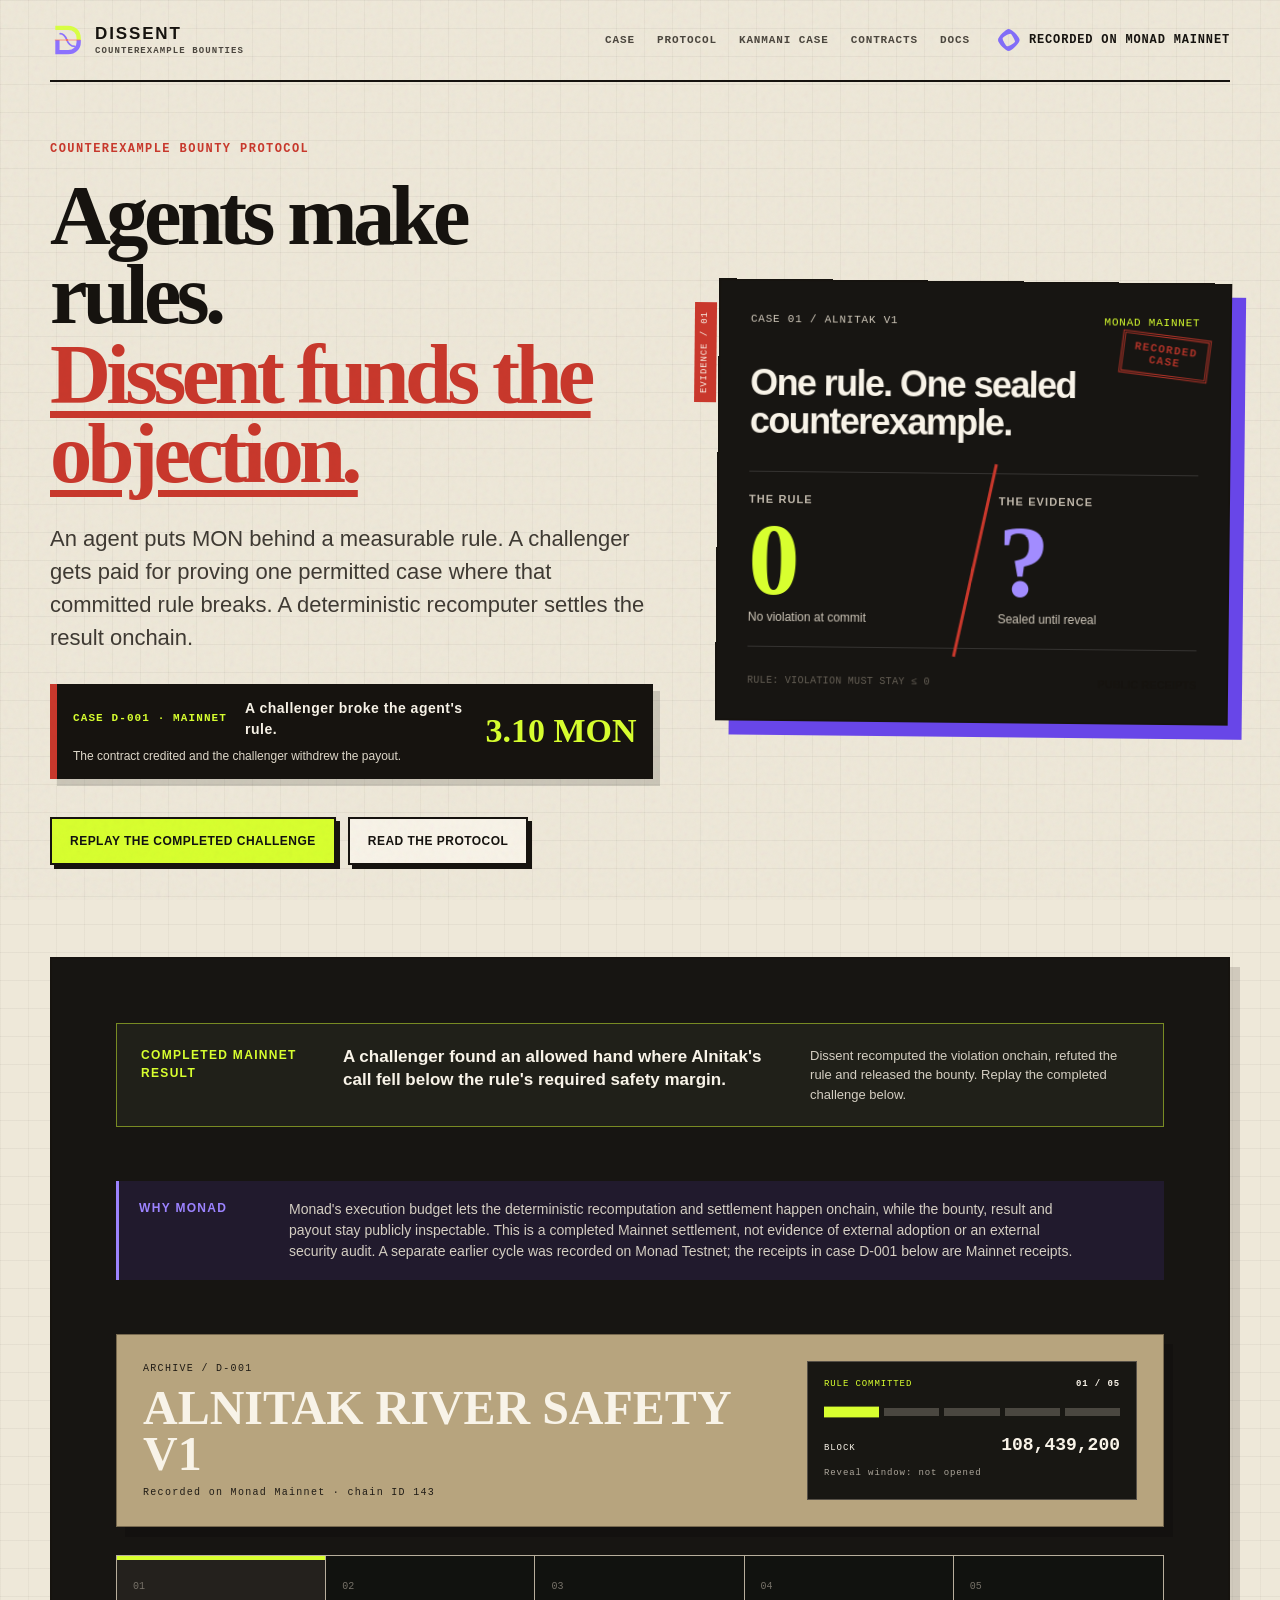
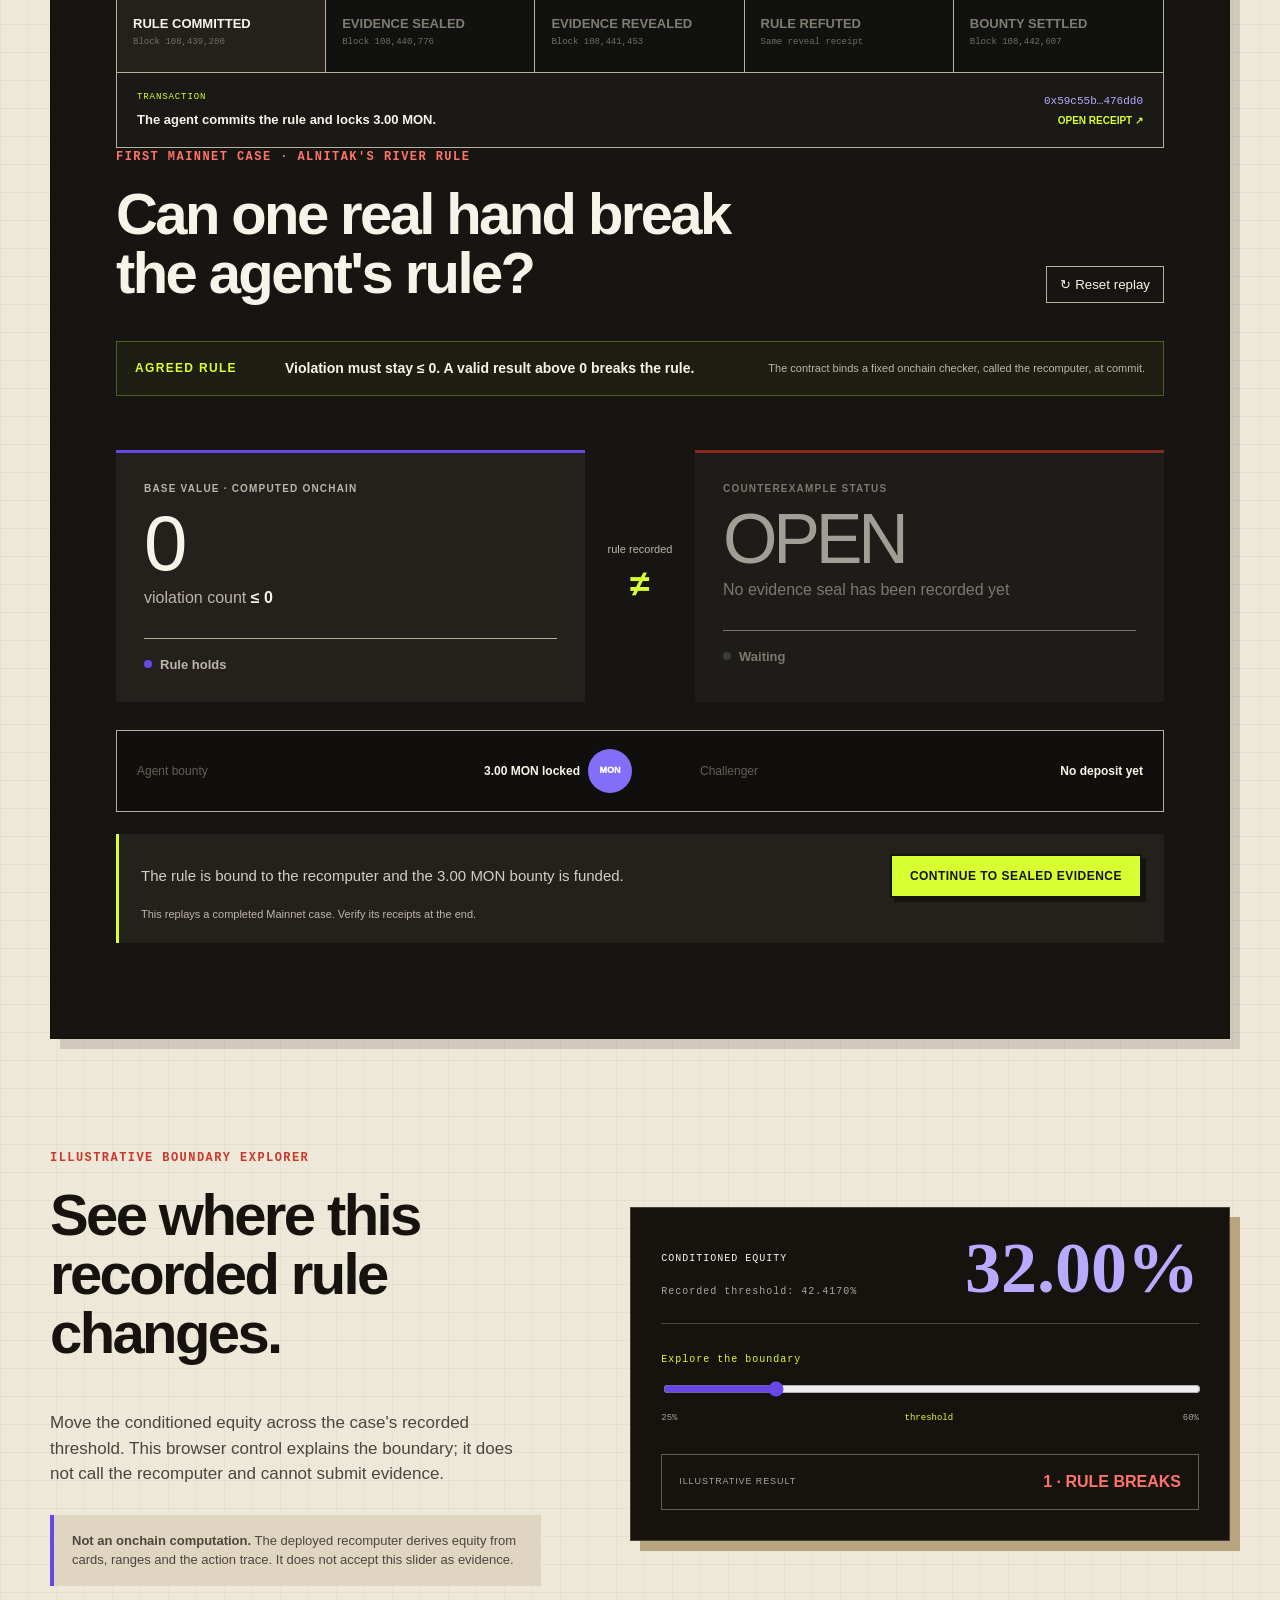
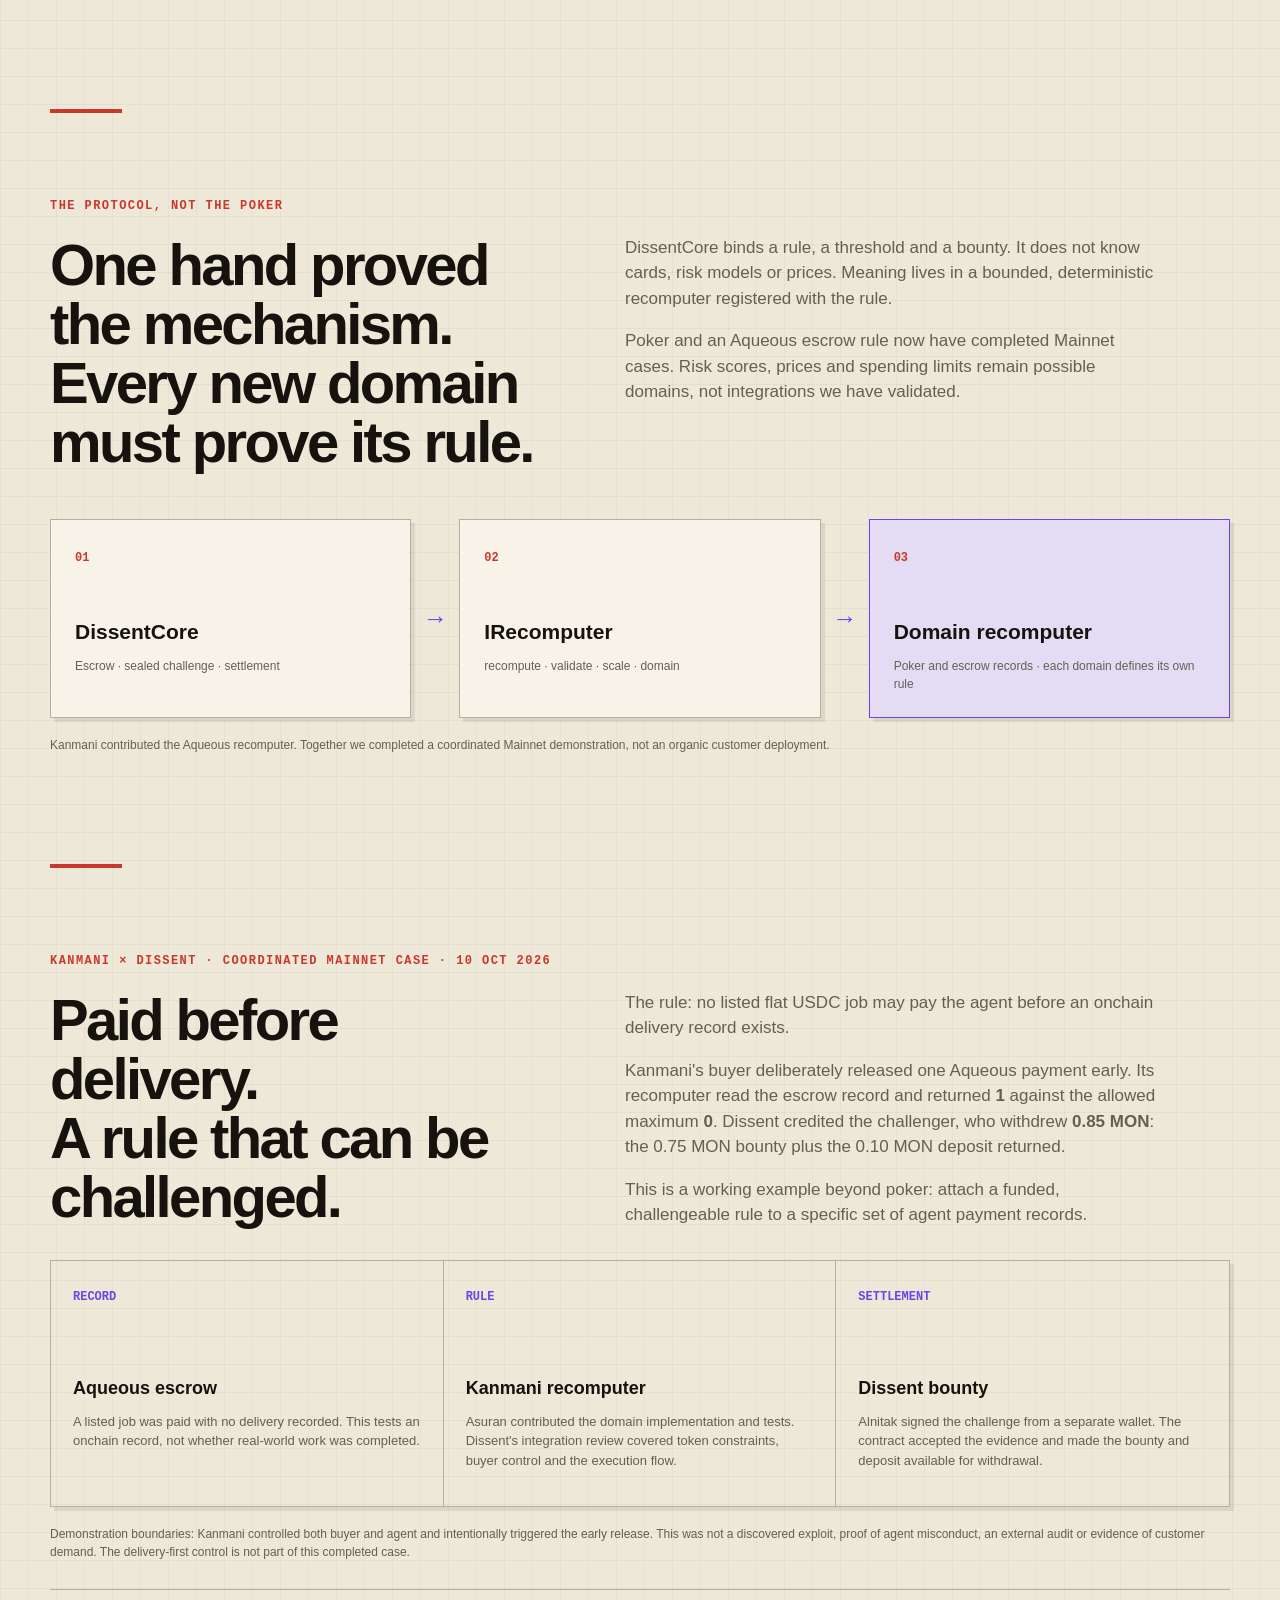
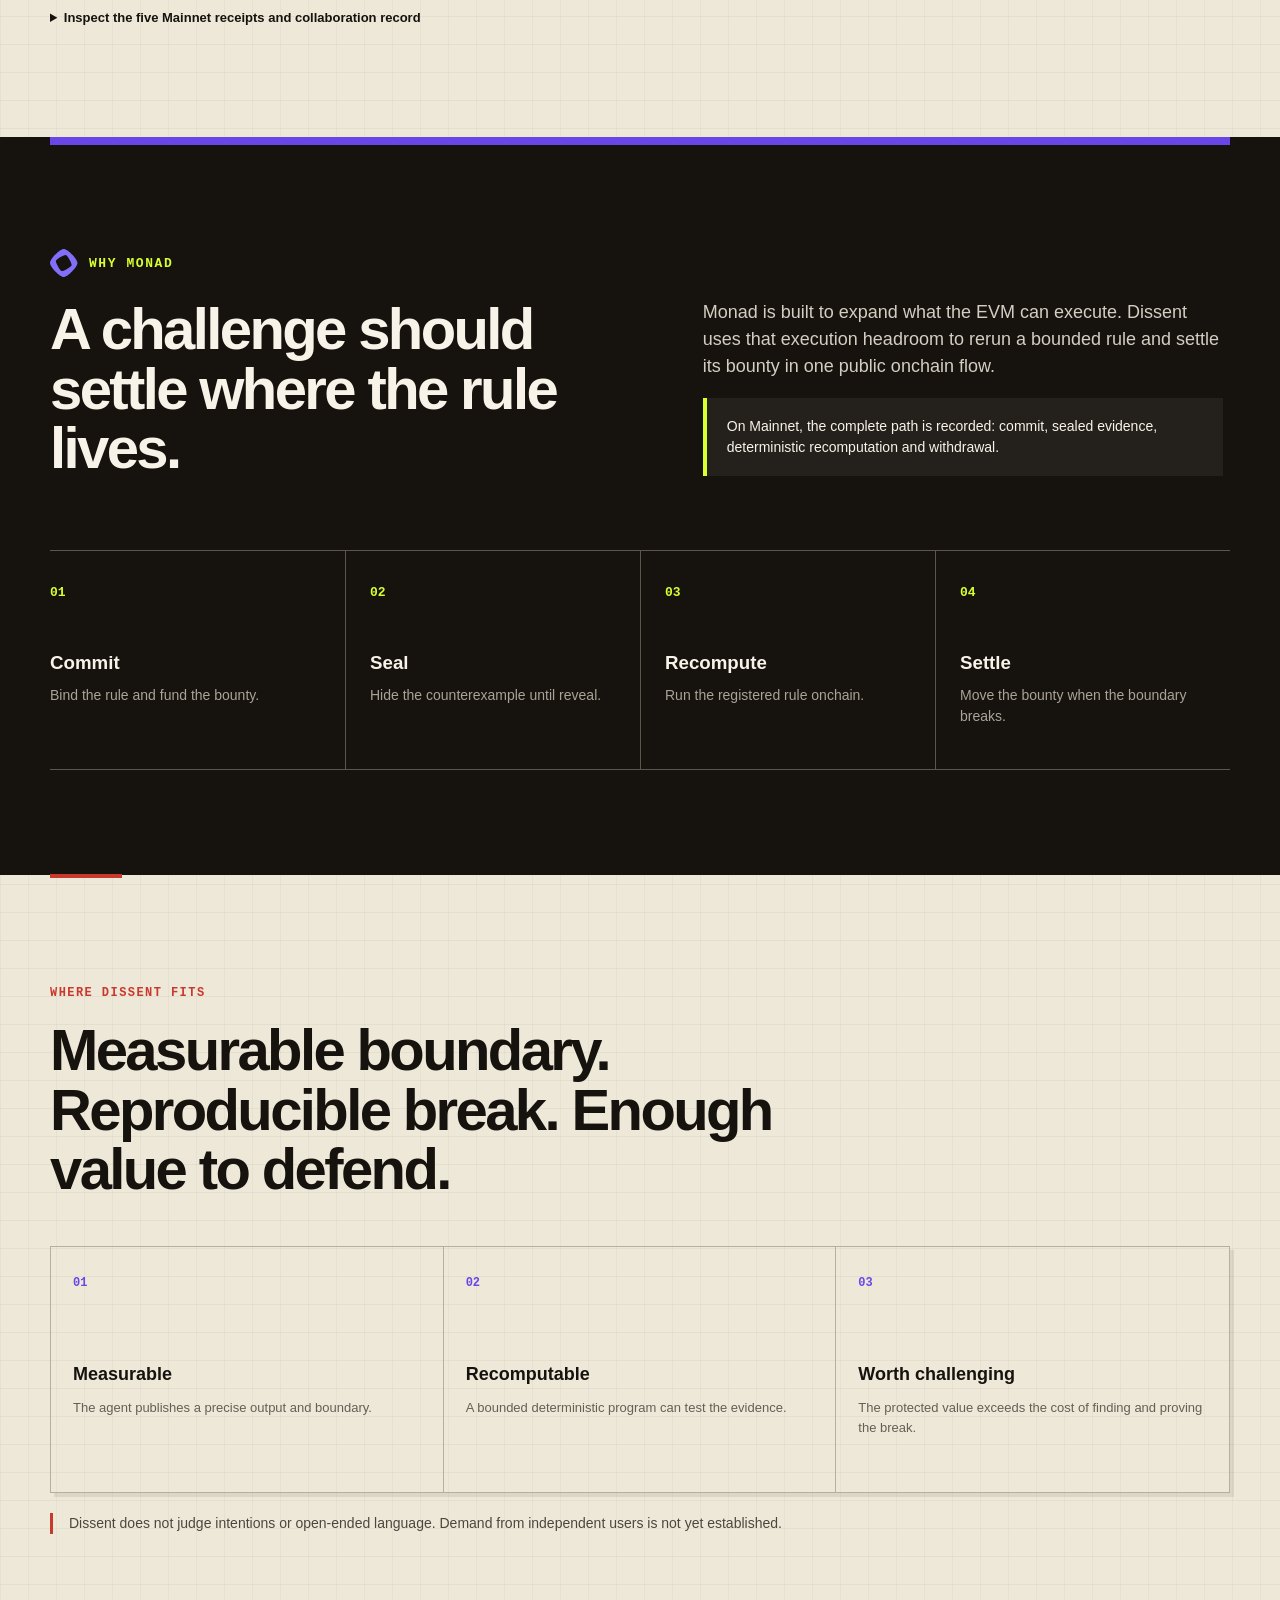
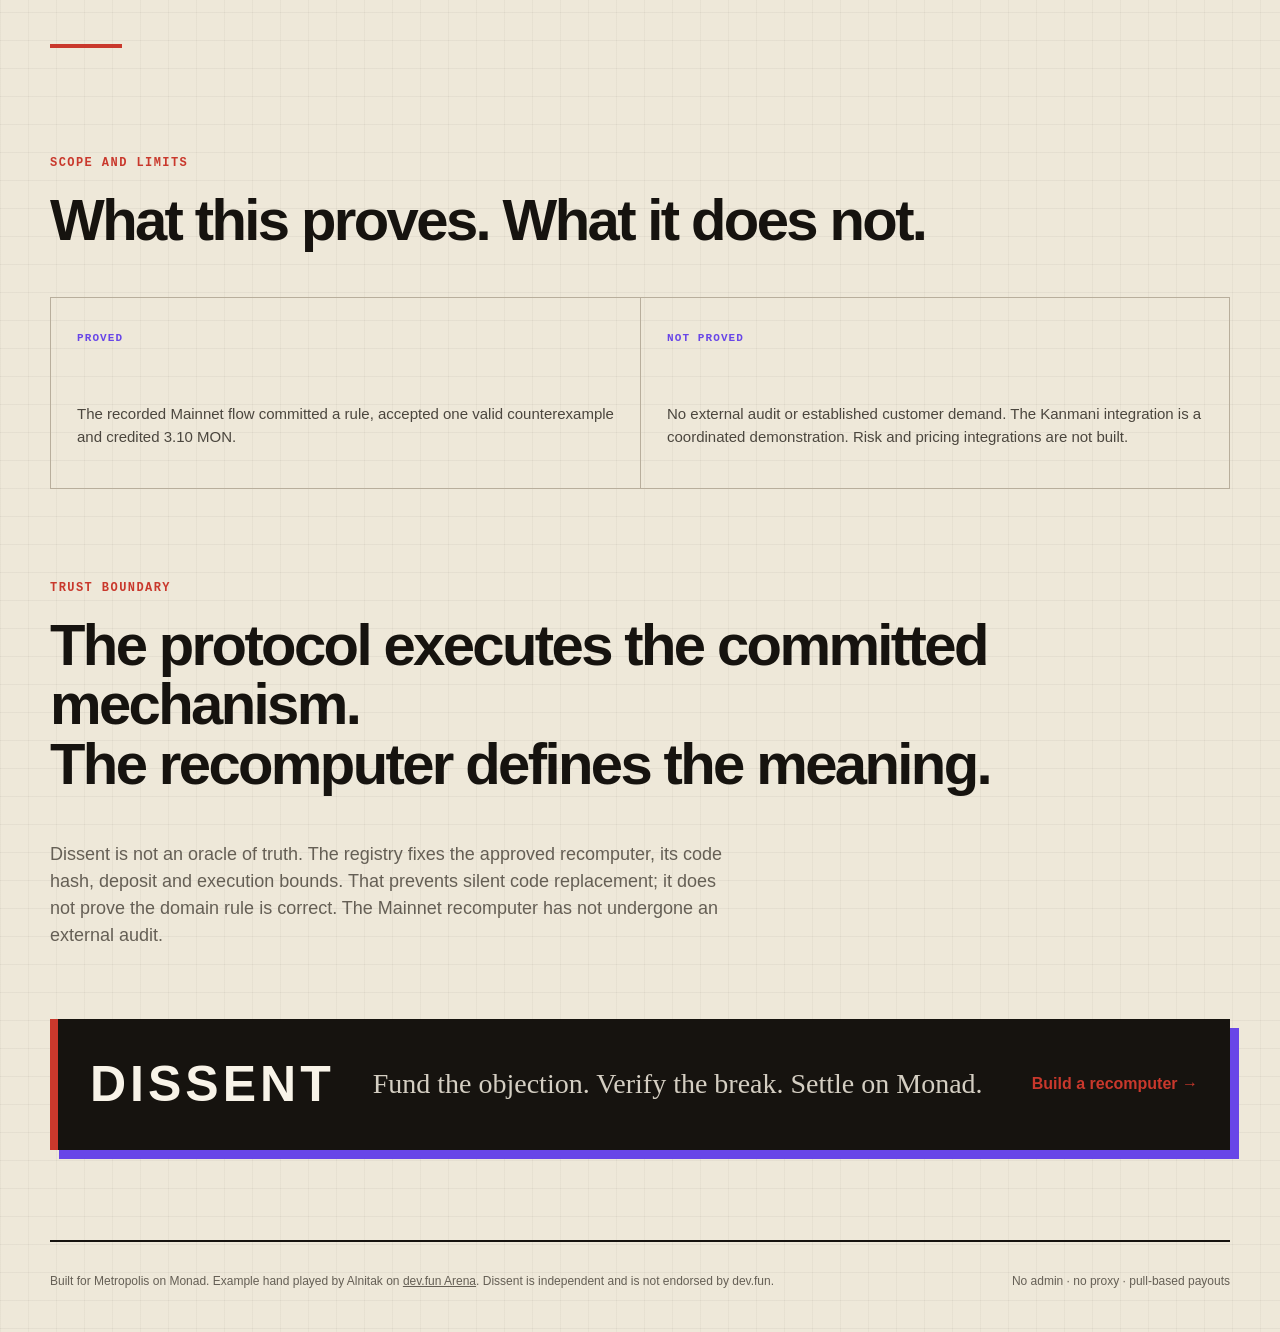
<file: web/index.html>
<!doctype html>
<html lang="en">
  <head>
    <meta charset="UTF-8" />
    <meta name="viewport" content="width=device-width, initial-scale=1.0" />
    <meta
      name="description"
      content="Dissent is a counterexample bounty protocol for deterministic agent rules, with a completed challenge and payout recorded on Monad Mainnet."
    />
    <meta property="og:title" content="Dissent — Counterexample bounties for agent rules" />
    <meta property="og:description" content="An agent locked 3 MON behind a measurable rule. A challenger broke it, and Dissent paid 3.10 MON on Monad Mainnet." />
    <meta property="og:type" content="website" />
    <meta property="og:image" content="./assets/dissent-mark-1024.png" />
    <meta name="theme-color" content="#171511" />
    <title>Dissent — Counterexample bounties for agent rules</title>
    <link rel="icon" href="./assets/dissent-mark.svg" type="image/svg+xml" />
    <link rel="stylesheet" href="./styles.css?v=20260927-mainnet" />
  </head>
  <body>
    <div class="noise" aria-hidden="true"></div>
    <header class="topbar">
      <a class="wordmark" href="#top" aria-label="Dissent home">
        <img class="mark" src="./assets/dissent-mark.svg" alt="" />
        <span class="wordmark-copy">
          <strong>DISSENT</strong>
          <small>COUNTEREXAMPLE BOUNTIES</small>
        </span>
      </a>
      <nav class="primary-nav" aria-label="Primary navigation">
        <a href="#case">Case</a>
        <a href="#protocol">Protocol</a>
        <a href="#collaboration">Kanmani case</a>
        <a href="#contracts">Contracts</a>
        <a href="./docs.html#integration">Docs</a>
      </nav>
      <div class="network">
        <img src="./assets/monad-mark.svg" alt="" />
        <span>Recorded on Monad Mainnet</span>
      </div>
    </header>

    <main id="top">
      <section class="hero">
        <div class="hero-copy">
          <p class="eyebrow">Counterexample bounty protocol</p>
          <h1>Agents make rules.<br /><em>Dissent funds the objection.</em></h1>
          <p class="lede">
            An agent puts MON behind a measurable rule. A challenger gets paid
            for proving one permitted case where that committed rule breaks.
            A deterministic recomputer settles the result onchain.
          </p>
          <div class="hero-outcome" aria-label="Recorded mainnet outcome">
            <span>CASE D-001 · MAINNET</span>
            <strong>A challenger broke the agent's rule.</strong>
            <b>3.10 MON</b>
            <small>The contract credited and the challenger withdrew the payout.</small>
          </div>
          <div class="hero-actions">
            <a class="button primary" href="#proof" data-start-replay>Replay the completed challenge</a>
            <a class="button secondary" href="./docs.html#protocol">Read the protocol</a>
          </div>
        </div>

        <aside class="hero-claim" aria-label="Preview of the Alnitak rule challenge">
          <span class="case-stamp" aria-hidden="true">RECORDED<br />CASE</span>
          <div class="claim-window-top">
            <span>CASE 01 / ALNITAK V1</span><span>MONAD MAINNET</span>
          </div>
          <p class="hero-card-title">One rule. One sealed counterexample.</p>
          <div class="hero-test">
            <div class="hero-test-side">
              <span>THE RULE</span>
              <strong>0</strong>
              <small>No violation at commit</small>
            </div>
            <div class="hero-test-side hero-test-challenge">
              <span>THE EVIDENCE</span>
              <strong>?</strong>
              <small>Sealed until reveal</small>
            </div>
          </div>
          <div class="hero-claim-footer">
            <span>RULE: VIOLATION MUST STAY ≤ 0</span>
            <strong>PUBLIC RECEIPTS</strong>
          </div>
        </aside>
      </section>

      <section class="proof-shell" id="case">
        <div id="proof" aria-hidden="true"></div>
        <div class="completed-result" aria-label="Completed mainnet result">
          <span>COMPLETED MAINNET RESULT</span>
          <strong>
            A challenger found an allowed hand where Alnitak's call fell below
            the rule's required safety margin.
          </strong>
          <p>
            Dissent recomputed the violation onchain, refuted the rule and
            released the bounty. Replay the completed challenge below.
          </p>
        </div>
        <div class="chain-role">
          <span>WHY MONAD</span>
          <p>
            Monad's execution budget lets the deterministic recomputation and
            settlement happen onchain, while the bounty, result and payout stay
            publicly inspectable. This is a completed Mainnet settlement, not
            evidence of external adoption or an external security audit. A
            separate earlier cycle was recorded on Monad Testnet; the receipts
            in case D-001 below are Mainnet receipts.
          </p>
        </div>

        <div class="case-file-head">
          <div>
            <span>ARCHIVE / D-001</span>
            <strong>ALNITAK RIVER SAFETY V1</strong>
            <small>Recorded on Monad Mainnet · chain ID 143</small>
          </div>
          <div class="reveal-instrument" aria-live="polite" aria-label="Challenge phase instrument">
            <div class="instrument-meta"><span id="instrument-state">RULE COMMITTED</span><b id="instrument-count">01 / 05</b></div>
            <div class="instrument-track" aria-hidden="true">
              <i></i><i></i><i></i><i></i><i></i>
            </div>
            <div class="instrument-reading"><span>BLOCK</span><strong id="instrument-block">108,439,200</strong></div>
            <small id="instrument-window">Reveal window: not opened</small>
          </div>
        </div>

        <div class="phase-stepper" role="tablist" aria-label="Recorded challenge phases">
          <button type="button" role="tab" aria-selected="true" aria-controls="phase-panel" id="phase-0" data-phase="0">
            <span>01</span><strong>Rule committed</strong><small>Block 108,439,200</small>
          </button>
          <button type="button" role="tab" aria-selected="false" aria-controls="phase-panel" id="phase-1" data-phase="1">
            <span>02</span><strong>Evidence sealed</strong><small>Block 108,440,776</small>
          </button>
          <button type="button" role="tab" aria-selected="false" aria-controls="phase-panel" id="phase-2" data-phase="2">
            <span>03</span><strong>Evidence revealed</strong><small>Block 108,441,453</small>
          </button>
          <button type="button" role="tab" aria-selected="false" aria-controls="phase-panel" id="phase-3" data-phase="3">
            <span>04</span><strong>Rule refuted</strong><small>Same reveal receipt</small>
          </button>
          <button type="button" role="tab" aria-selected="false" aria-controls="phase-panel" id="phase-4" data-phase="4">
            <span>05</span><strong>Bounty settled</strong><small>Block 108,442,607</small>
          </button>
        </div>

        <div class="phase-receipt" id="phase-panel" role="tabpanel" aria-labelledby="phase-0" tabindex="0">
          <div>
            <span id="phase-kind">TRANSACTION</span>
            <strong id="phase-title">The agent commits the rule and locks 3.00 MON.</strong>
          </div>
          <a id="phase-link" href="https://monadvision.com/tx/0x59c55bd184635cae41d2f00a56b90b5f5da07e12edef60f2642d727f0c476dd0" target="_blank" rel="noreferrer">
            <code id="phase-hash">0x59c55b…476dd0</code><span>Open receipt ↗</span>
          </a>
        </div>
        <div class="proof-heading">
          <div>
            <p class="eyebrow">First Mainnet case · Alnitak's river rule</p>
            <h2>Can one real hand break the agent's rule?</h2>
          </div>
          <button id="reset-replay" class="refresh" type="button">
            <span aria-hidden="true">↻</span> Reset replay
          </button>
        </div>

        <div class="agreed-rule">
          <span>AGREED RULE</span>
          <strong>Violation must stay ≤ 0. A valid result above 0 breaks the rule.</strong>
          <small>The contract binds a fixed onchain checker, called the recomputer, at commit.</small>
        </div>

        <div class="claim-grid replay" id="replay" data-phase="0">
          <article class="claim-card">
            <p class="label">Base value · computed onchain</p>
            <p class="metric">0</p>
            <p class="comparison">violation count <strong>≤ 0</strong></p>
            <div class="claim-result agent-result"><span></span><b id="agent-result">Rule holds</b></div>
          </article>

          <div class="versus" aria-hidden="true"><span id="versus-copy">scenario sealed</span><b>≠</b></div>

          <article class="claim-card challenged">
            <p class="label" id="challenger-label">Evidence seal · hidden scenario</p>
            <p class="metric stage-value" id="stage-value">SEALED</p>
            <p class="comparison" id="stage-comparison">Hidden until the reveal window</p>
            <div class="claim-result challenger-result"><span></span><b id="challenge-result">Waiting</b></div>
          </article>
        </div>

        <div class="payout-rail" id="payout-rail" data-phase="0" aria-label="Economic settlement">
          <div><span>Agent bounty</span><strong id="agent-funds">3.00 MON locked</strong></div>
          <span class="payout-token" aria-hidden="true">MON</span>
          <div><span>Challenger</span><strong id="challenger-funds">0.10 MON deposit</strong></div>
        </div>

        <div class="replay-control">
          <p id="replay-copy">The challenger commits a hash of the evidence and locks a deposit. The scenario remains hidden until reveal.</p>
          <button id="replay-action" class="button primary" type="button">Continue to sealed evidence</button>
          <small>This replays a completed Mainnet case. Verify its receipts at the end.</small>
        </div>

        <div class="case-summary replay-summary" hidden>
          <p class="label">What just happened</p>
          <p>
            <strong>Alnitak's old rule said call. Under the stronger opponent model
            already specified by the recomputer, that call fell below the promised
            safety margin.</strong>
            The recomputer returned violation 1 against the allowed maximum 0. Dissent credited the 3.00 MON bounty plus the returned
            0.10 MON deposit. The challenger then withdrew the full 3.10 MON credit.
          </p>
          <p class="case-limit">
            This tests a specific historical v1 rule, not all of Alnitak. The rule
            was developed after observing part of the history; prospective validation
            and external audit remain pending. The four Mainnet transactions cost
            3.138113844 MON in gas. The challenger spent 3.088395576 MON in gas,
            received the 3.00 MON bounty and recovered its 0.10 MON deposit, so
            this execution ended 0.088395576 MON below its starting balance.
          </p>
        </div>

        <div class="proof-result" id="proof-result" hidden>
          <div class="verdict" id="verdict" data-state="loading" aria-live="polite">
            <span class="verdict-icon" aria-hidden="true">···</span>
            <div>
              <p class="label">Reading Monad Mainnet</p>
              <h3>Checking the proof directly from the chain</h3>
              <p id="verdict-detail">Four receipts, the ChallengeSucceeded event, the challenger withdrawal and the final contract state are being checked.</p>
            </div>
          </div>

          <div class="proof-actions">
            <a id="decisive-receipt" class="receipt-link" target="_blank" rel="noreferrer">View decisive reveal on MonadVision ↗</a>
            <button id="refresh" class="refresh refresh-proof" type="button">
              <span aria-hidden="true">↻</span> Refresh chain state
            </button>
          </div>

          <details class="receipt-details" id="contracts">
            <summary>Inspect the complete Mainnet record</summary>
            <p>Five narrative phases map to four transactions: evidence revealed and rule refuted share the successful reveal receipt.</p>
            <div class="timeline" id="timeline" aria-label="Challenge transaction timeline"></div>
          </details>

          <details class="technical">
            <summary>Show commitment and contract details</summary>
            <dl>
              <div><dt>Commitment</dt><dd><code id="commitment-id"></code><button type="button" class="copy-value" data-copy-target="commitment-id">Copy</button></dd></div>
              <div><dt>DissentCore</dt><dd><a id="core-link" target="_blank" rel="noreferrer"><code id="core-address"></code></a><button type="button" class="copy-value" data-copy-target="core-address">Copy</button></dd></div>
              <div><dt>Registry</dt><dd><a id="registry-link" target="_blank" rel="noreferrer"><code id="registry-address"></code></a><button type="button" class="copy-value" data-copy-target="registry-address">Copy</button></dd></div>
              <div><dt>Recomputer</dt><dd><a id="recomputer-link" target="_blank" rel="noreferrer"><code id="recomputer-address"></code></a><button type="button" class="copy-value" data-copy-target="recomputer-address">Copy</button></dd></div>
              <div><dt>RPC</dt><dd>rpc.monad.xyz</dd></div>
            </dl>
          </details>

          <details class="technical explainer">
            <summary>Why did the rule go from 0 to 1?</summary>
            <p>
              Zero means the initial rule input contains no counterexample; it is
              not a probability or proof that the agent is universally safe. For
              this historical hand, the exact old-model equity was 56.8942%, above
              the required 42.4170%, so the old gate would allow the call. Under the
              pressure model specified by this recomputer, exact equity was 32.0046%:
              below that same required margin. The recomputer therefore returns 1.
              These are model-based numbers, not proof of the opponent's actual cards.
              No LLM judges the submitted evidence.
            </p>
          </details>
        </div>
      </section>

      <section class="challenger-lab" aria-labelledby="challenger-title">
        <div class="lab-copy">
          <p class="eyebrow">Illustrative boundary explorer</p>
          <h2 id="challenger-title">See where this recorded rule changes.</h2>
          <p>
            Move the conditioned equity across the case's recorded threshold.
            This browser control explains the boundary; it does not call the
            recomputer and cannot submit evidence.
          </p>
          <p class="lab-warning"><strong>Not an onchain computation.</strong> The deployed recomputer derives equity from cards, ranges and the action trace. It does not accept this slider as evidence.</p>
        </div>
        <div class="lab-panel">
          <div class="lab-readout">
            <span>CONDITIONED EQUITY</span>
            <strong><output id="equity-output" for="equity-control">32.00%</output></strong>
            <small>Recorded threshold: 42.4170%</small>
          </div>
          <label for="equity-control">Explore the boundary</label>
          <input id="equity-control" type="range" min="25" max="60" step="0.01" value="32.0046" />
          <div class="lab-scale"><span>25%</span><b aria-hidden="true">threshold</b><span>60%</span></div>
          <div class="lab-verdict" id="lab-verdict" data-result="1" aria-live="polite">
            <span>ILLUSTRATIVE RESULT</span><strong>1 · RULE BREAKS</strong>
          </div>
        </div>
      </section>

      <section class="portability" id="protocol" aria-labelledby="portability-title">
        <div class="portability-intro">
          <p class="eyebrow">The protocol, not the poker</p>
          <h2 id="portability-title">One hand proved the mechanism.<br />Every new domain must prove its rule.</h2>
          <div>
            <p>
              DissentCore binds a rule, a threshold and a bounty. It does not
              know cards, risk models or prices. Meaning lives in a bounded,
              deterministic recomputer registered with the rule.
            </p>
            <p>
              Poker and an Aqueous escrow rule now have completed Mainnet cases.
              Risk scores, prices and spending limits remain possible domains,
              not integrations we have validated.
            </p>
          </div>
        </div>
        <div class="architecture" aria-label="Dissent protocol architecture">
          <article>
            <span>01</span>
            <strong>DissentCore</strong>
            <small>Escrow · sealed challenge · settlement</small>
          </article>
          <b aria-hidden="true">→</b>
          <article>
            <span>02</span>
            <strong>IRecomputer</strong>
            <small>recompute · validate · scale · domain</small>
          </article>
          <b aria-hidden="true">→</b>
          <article class="adapter-node">
            <span>03</span>
            <strong>Domain recomputer</strong>
            <small>Poker and escrow records · each domain defines its own rule</small>
          </article>
        </div>
        <p class="portability-limit">
          Kanmani contributed the Aqueous recomputer. Together we completed a
          coordinated Mainnet demonstration, not an organic customer deployment.
        </p>
      </section>

      <section class="portability collaboration" id="collaboration" aria-labelledby="collaboration-title">
        <div class="portability-intro">
          <p class="eyebrow">Kanmani × Dissent · coordinated Mainnet case · 10 Oct 2026</p>
          <h2 id="collaboration-title">Paid before delivery.<br />A rule that can be challenged.</h2>
          <div>
            <p>The rule: no listed flat USDC job may pay the agent before an onchain delivery record exists.</p>
            <p>Kanmani's buyer deliberately released one Aqueous payment early. Its recomputer read the escrow record and returned <strong>1</strong> against the allowed maximum <strong>0</strong>. Dissent credited the challenger, who withdrew <strong>0.85 MON</strong>: the 0.75 MON bounty plus the 0.10 MON deposit returned.</p>
            <p>This is a working example beyond poker: attach a funded, challengeable rule to a specific set of agent payment records.</p>
          </div>
        </div>
        <div class="fit-grid">
          <article><span>RECORD</span><h3>Aqueous escrow</h3><p>A listed job was paid with no delivery recorded. This tests an onchain record, not whether real-world work was completed.</p></article>
          <article><span>RULE</span><h3>Kanmani recomputer</h3><p>Asuran contributed the domain implementation and tests. Dissent's integration review covered token constraints, buyer control and the execution flow.</p></article>
          <article><span>SETTLEMENT</span><h3>Dissent bounty</h3><p>Alnitak signed the challenge from a separate wallet. The contract accepted the evidence and made the bounty and deposit available for withdrawal.</p></article>
        </div>
        <p class="portability-limit">Demonstration boundaries: Kanmani controlled both buyer and agent and intentionally triggered the early release. This was not a discovered exploit, proof of agent misconduct, an external audit or evidence of customer demand. The delivery-first control is not part of this completed case.</p>
        <details class="receipt-details">
          <summary>Inspect the five Mainnet receipts and collaboration record</summary>
          <ol class="collaboration-receipts">
            <li><a href="https://monadvision.com/tx/0xc6cb96c6e8d7b7d81193ffe6b94faaf743c6c89ffceb4775115a23ba1a9b1ee9" target="_blank" rel="noreferrer">Rule committed · 0.75 MON bounty</a><small>Block 112,091,732</small></li>
            <li><a href="https://monadvision.com/tx/0x654e8d70f57fa6640eecb893cbf5f737a113db4bea7c4447f02acb10b2e9e91e" target="_blank" rel="noreferrer">Buyer released payment before delivery</a><small>Block 112,091,768</small></li>
            <li><a href="https://monadvision.com/tx/0x1f514e1254f47bc5947f4c9eb86f609013ab38d0d3db567fba59dde7bd502758" target="_blank" rel="noreferrer">Evidence sealed · 0.10 MON deposit</a><small>Block 112,092,838</small></li>
            <li><a href="https://monadvision.com/tx/0x005fafd9cd2dac481ce8bcfab5b44b00bca1e4d429b3d673bc35e703a48e6f42" target="_blank" rel="noreferrer">Challenge succeeded · 1 against 0</a><small>Block 112,094,390</small></li>
            <li><a href="https://monadvision.com/tx/0x76525e54404a680d50e1ecdf7f3e0c4836684eb5831c98da7fcdcda92b42be53" target="_blank" rel="noreferrer">0.85 MON withdrawn · no pending challenger credit at completion</a><small>Block 112,095,190</small></li>
          </ol>
          <p><a href="https://monadvision.com/address/0x9D673a8B5EfE76D42593b45972Fa0426648967E1" target="_blank" rel="noreferrer">DissentCore</a> · <a href="https://monadvision.com/address/0x4d1A62869D16AB2Bac95408445129C4927f88457" target="_blank" rel="noreferrer">Aqueous recomputer</a> · <a href="https://github.com/alnitak34/dissent/pull/7#issuecomment-6094099779" target="_blank" rel="noreferrer">Review and joint confirmation on GitHub</a></p>
          <p>Recorded challenger gas across seal, reveal and withdrawal: 0.275069431 MON. The 0.85 MON withdrawal includes the original deposit; it is not net profit. These costs describe this run, not a future quote.</p>
        </details>
      </section>

      <section class="monad-thesis" aria-labelledby="monad-title">
        <div class="monad-kicker">
          <img src="./assets/monad-mark.svg" alt="Monad" />
          <span>Why Monad</span>
        </div>
        <div class="monad-thesis-grid">
          <h2 id="monad-title">A challenge should settle where the rule lives.</h2>
          <div>
            <p>
              Monad is built to expand what the EVM can execute. Dissent uses
              that execution headroom to rerun a bounded rule and settle its
              bounty in one public onchain flow.
            </p>
            <p class="monad-proof">
              On Mainnet, the complete path is recorded: commit, sealed
              evidence, deterministic recomputation and withdrawal.
            </p>
          </div>
        </div>
        <div class="steps" aria-label="Dissent challenge flow">
          <article><span>01</span><h3>Commit</h3><p>Bind the rule and fund the bounty.</p></article>
          <article><span>02</span><h3>Seal</h3><p>Hide the counterexample until reveal.</p></article>
          <article><span>03</span><h3>Recompute</h3><p>Run the registered rule onchain.</p></article>
          <article><span>04</span><h3>Settle</h3><p>Move the bounty when the boundary breaks.</p></article>
        </div>
      </section>

      <section class="fit" aria-labelledby="fit-title">
        <div class="fit-heading">
          <p class="eyebrow">Where Dissent fits</p>
          <h2 id="fit-title">Measurable boundary. Reproducible break. Enough value to defend.</h2>
        </div>
        <div class="fit-grid">
          <article><span>01</span><h3>Measurable</h3><p>The agent publishes a precise output and boundary.</p></article>
          <article><span>02</span><h3>Recomputable</h3><p>A bounded deterministic program can test the evidence.</p></article>
          <article><span>03</span><h3>Worth challenging</h3><p>The protected value exceeds the cost of finding and proving the break.</p></article>
        </div>
        <p class="fit-note">
          Dissent does not judge intentions or open-ended language. Demand from
          independent users is not yet established.
        </p>
      </section>

      <section class="boundary" aria-labelledby="limits-title">
        <p class="eyebrow">Scope and limits</p>
        <h2 id="limits-title">What this proves. What it does not.</h2>
        <div class="limits-grid">
          <article><span>PROVED</span><p>The recorded Mainnet flow committed a rule, accepted one valid counterexample and credited 3.10 MON.</p></article>
          <article><span>NOT PROVED</span><p>No external audit or established customer demand. The Kanmani integration is a coordinated demonstration. Risk and pricing integrations are not built.</p></article>
        </div>
        <p class="eyebrow boundary-kicker">Trust boundary</p>
        <h2>The protocol executes the committed mechanism.<br />The recomputer defines the meaning.</h2>
        <p>
          Dissent is not an oracle of truth. The registry fixes the approved
          recomputer, its code hash, deposit and execution bounds. That prevents
          silent code replacement; it does not prove the domain rule is correct.
          The Mainnet recomputer has not undergone an external audit.
        </p>
        <div class="closing-lockup">
          <strong>DISSENT</strong>
          <span>Fund the objection. Verify the break. Settle on Monad.</span>
          <a href="./docs.html#integration">Build a recomputer →</a>
        </div>
      </section>
    </main>

    <footer>
      <p>
        Built for Metropolis on Monad. Example hand played by Alnitak on
        <a href="https://arena.dev.fun" target="_blank" rel="noreferrer">dev.fun Arena</a>.
        Dissent is independent and is not endorsed by dev.fun.
      </p>
      <p>No admin · no proxy · pull-based payouts</p>
    </footer>

    <script src="./app.js?v=20260927-mainnet" type="module"></script>
  </body>
</html>
</file>
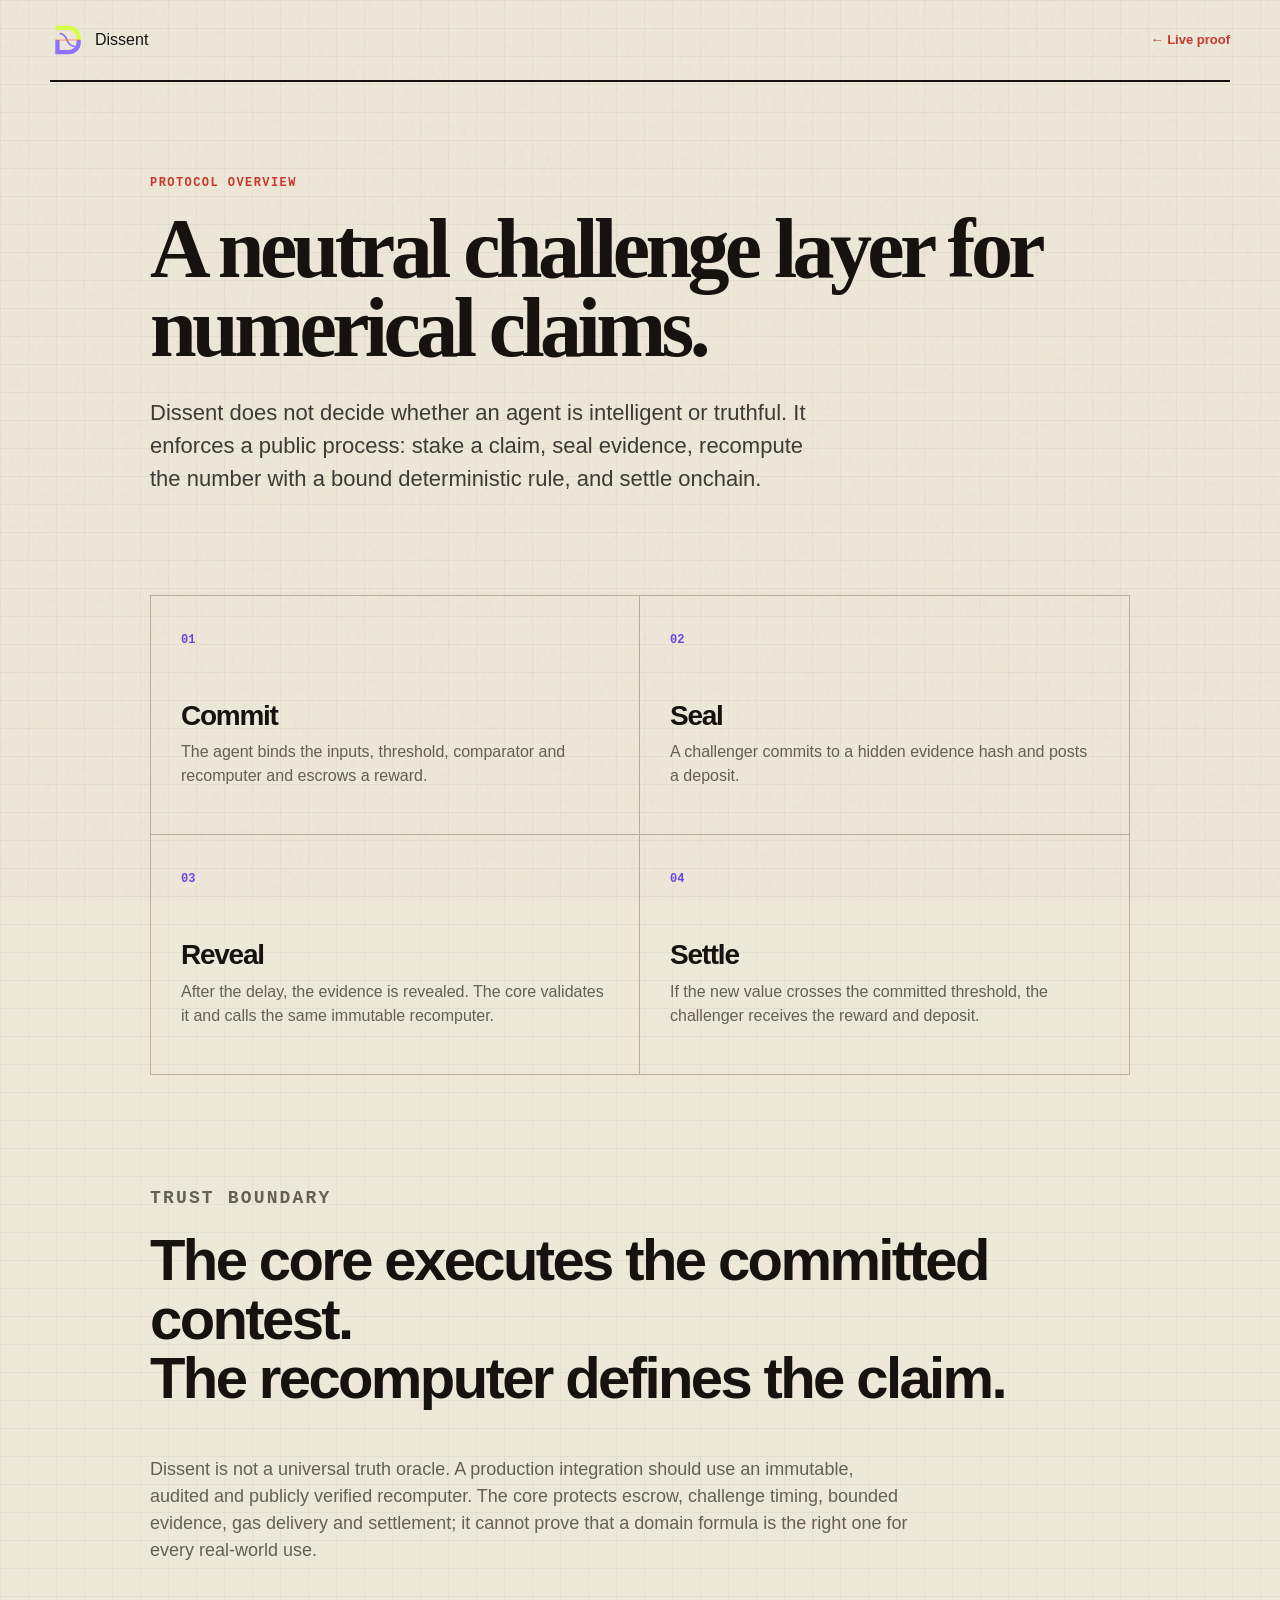
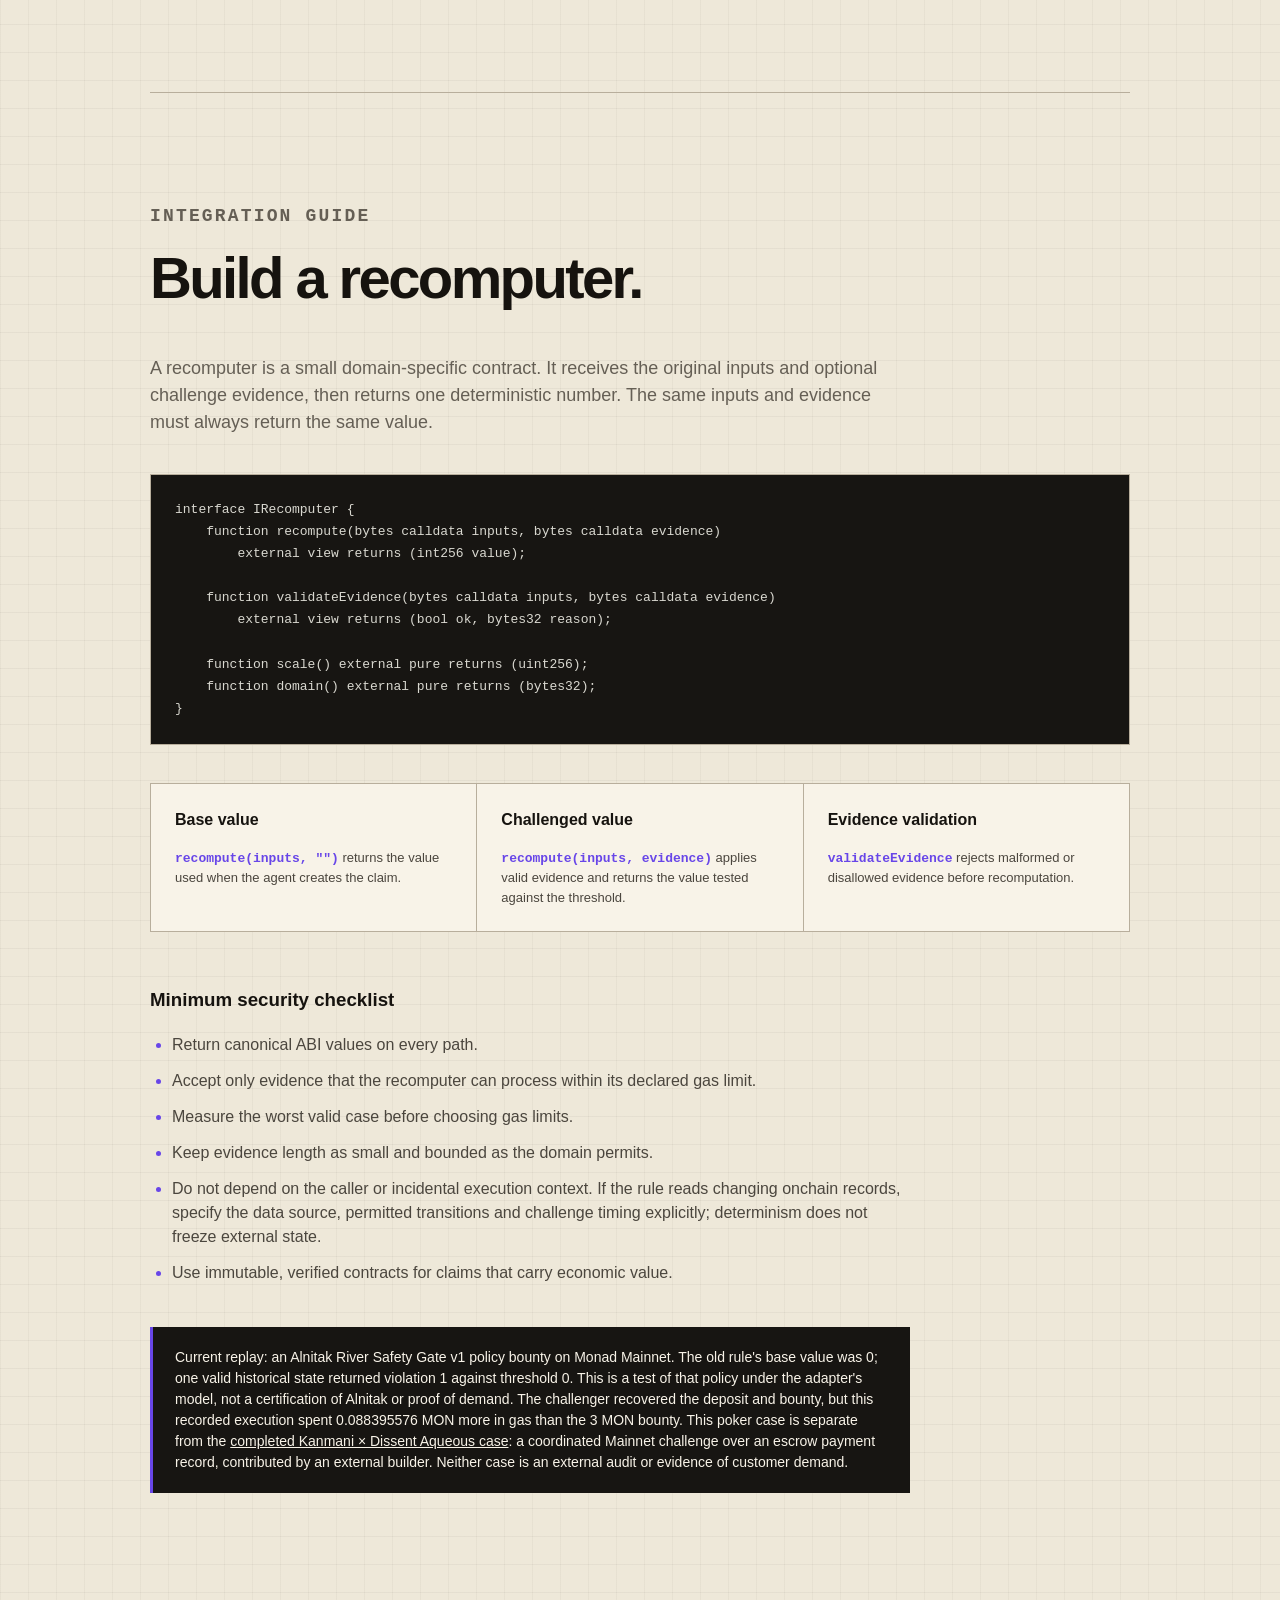
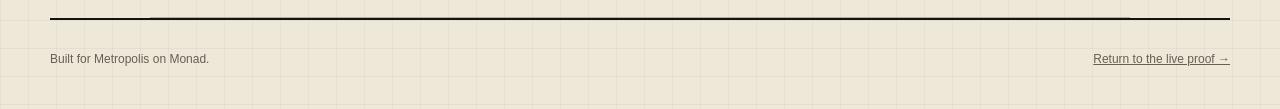
<file: web/docs.html>
<!doctype html>
<html lang="en">
  <head>
    <meta charset="UTF-8" />
    <meta name="viewport" content="width=device-width, initial-scale=1.0" />
    <meta
      name="description"
      content="Dissent protocol overview and recomputer integration guide."
    />
    <title>Dissent — Protocol and integration</title>
    <link rel="icon" href="./assets/dissent-mark.svg" type="image/svg+xml" />
    <link rel="stylesheet" href="./styles.css?v=20260927-mainnet" />
  </head>
  <body>
    <div class="noise" aria-hidden="true"></div>
    <header class="topbar">
      <a class="wordmark" href="./index.html" aria-label="Dissent home">
        <img class="mark" src="./assets/dissent-mark.svg" alt="" />
        <span>Dissent</span>
      </a>
      <a class="docs-back" href="./index.html">← Live proof</a>
    </header>

    <main class="docs-page">
      <section class="docs-hero" id="protocol">
        <p class="eyebrow">Protocol overview</p>
        <h1>A neutral challenge layer for numerical claims.</h1>
        <p class="lede">
          Dissent does not decide whether an agent is intelligent or truthful.
          It enforces a public process: stake a claim, seal evidence, recompute
          the number with a bound deterministic rule, and settle onchain.
        </p>
      </section>

      <section class="docs-grid" aria-label="Protocol flow">
        <article><span>01</span><h2>Commit</h2><p>The agent binds the inputs, threshold, comparator and recomputer and escrows a reward.</p></article>
        <article><span>02</span><h2>Seal</h2><p>A challenger commits to a hidden evidence hash and posts a deposit.</p></article>
        <article><span>03</span><h2>Reveal</h2><p>After the delay, the evidence is revealed. The core validates it and calls the same immutable recomputer.</p></article>
        <article><span>04</span><h2>Settle</h2><p>If the new value crosses the committed threshold, the challenger receives the reward and deposit.</p></article>
      </section>

      <section class="docs-section">
        <p class="eyebrow">Trust boundary</p>
        <h2>The core executes the committed contest.<br />The recomputer defines the claim.</h2>
        <p>
          Dissent is not a universal truth oracle. A production integration
          should use an immutable, audited and publicly verified recomputer.
          The core protects escrow, challenge timing, bounded evidence, gas
          delivery and settlement; it cannot prove that a domain formula is the
          right one for every real-world use.
        </p>
      </section>

      <section class="docs-section" id="integration">
        <p class="eyebrow">Integration guide</p>
        <h2>Build a recomputer.</h2>
        <p>
          A recomputer is a small domain-specific contract. It receives the
          original inputs and optional challenge evidence, then returns one
          deterministic number. The same inputs and evidence must always return
          the same value.
        </p>

        <pre><code>interface IRecomputer {
    function recompute(bytes calldata inputs, bytes calldata evidence)
        external view returns (int256 value);

    function validateEvidence(bytes calldata inputs, bytes calldata evidence)
        external view returns (bool ok, bytes32 reason);

    function scale() external pure returns (uint256);
    function domain() external pure returns (bytes32);
}</code></pre>

        <div class="docs-callouts">
          <article>
            <h3>Base value</h3>
            <p><code>recompute(inputs, "")</code> returns the value used when the agent creates the claim.</p>
          </article>
          <article>
            <h3>Challenged value</h3>
            <p><code>recompute(inputs, evidence)</code> applies valid evidence and returns the value tested against the threshold.</p>
          </article>
          <article>
            <h3>Evidence validation</h3>
            <p><code>validateEvidence</code> rejects malformed or disallowed evidence before recomputation.</p>
          </article>
        </div>

        <h3 class="checklist-title">Minimum security checklist</h3>
        <ul class="docs-checklist">
          <li>Return canonical ABI values on every path.</li>
          <li>Accept only evidence that the recomputer can process within its declared gas limit.</li>
          <li>Measure the worst valid case before choosing gas limits.</li>
          <li>Keep evidence length as small and bounded as the domain permits.</li>
          <li>Do not depend on the caller or incidental execution context. If the rule reads changing onchain records, specify the data source, permitted transitions and challenge timing explicitly; determinism does not freeze external state.</li>
          <li>Use immutable, verified contracts for claims that carry economic value.</li>
        </ul>

        <p class="docs-note">
          Current replay: an Alnitak River Safety Gate v1 policy bounty on Monad
          Mainnet. The old rule's base value was 0; one valid historical state
          returned violation 1 against threshold 0. This is a test of that
          policy under the adapter's model, not a certification of Alnitak or
          proof of demand. The challenger recovered the deposit and bounty, but
          this recorded execution spent 0.088395576 MON more in gas than the
          3 MON bounty. This poker case is separate from the
          <a href="./index.html#collaboration">completed Kanmani × Dissent Aqueous case</a>:
          a coordinated Mainnet challenge over an escrow payment record,
          contributed by an external builder. Neither case is an external audit
          or evidence of customer demand.
        </p>
      </section>
    </main>

    <footer>
      <p>Built for Metropolis on Monad.</p>
      <p><a href="./index.html">Return to the live proof →</a></p>
    </footer>
  </body>
</html>
</file>
<file: web/styles.css>
:root {
  color-scheme: light;
  --ink: #16130f;
  --muted: #655f55;
  --bg: #eee8d9;
  --paper: #f8f3e8;
  --panel: #171512;
  --line: #b8ae9c;
  --acid: #d8ff2f;
  --violet: #6846e8;
  --monad: #836ef9;
  --red: #c9382c;
  --green: #17864c;
  --max: 1180px;
}

* { box-sizing: border-box; }
html { scroll-behavior: smooth; }
body {
  margin: 0;
  background:
    linear-gradient(rgba(22, 19, 15, .045) 1px, transparent 1px),
    linear-gradient(90deg, rgba(22, 19, 15, .035) 1px, transparent 1px),
    var(--bg);
  background-size: 100% 28px, 28px 100%, auto;
  color: var(--ink);
  font-family: "Arial Narrow", "Roboto Condensed", Arial, sans-serif;
  line-height: 1.5;
}

.noise {
  position: fixed;
  inset: 0;
  pointer-events: none;
  opacity: .08;
  mix-blend-mode: multiply;
  background-image: url("data:image/svg+xml,%3Csvg viewBox='0 0 180 180' xmlns='http://www.w3.org/2000/svg'%3E%3Cfilter id='n'%3E%3CfeTurbulence type='fractalNoise' baseFrequency='.95' numOctaves='3' stitchTiles='stitch'/%3E%3C/filter%3E%3Crect width='100%25' height='100%25' filter='url(%23n)' opacity='.7'/%3E%3C/svg%3E");
}

a { color: inherit; }
.topbar, main, footer { width: min(calc(100% - 40px), var(--max)); margin-inline: auto; }
.topbar {
  height: 82px;
  display: flex;
  align-items: center;
  justify-content: space-between;
  border-bottom: 2px solid var(--ink);
}
.wordmark { display: flex; gap: 11px; align-items: center; text-decoration: none; }
.wordmark-copy { display: flex; flex-direction: column; line-height: 1; }
.wordmark-copy strong { font-size: 17px; letter-spacing: .11em; }
.wordmark-copy small { margin-top: 5px; color: #4b463e; font-family: ui-monospace, monospace; font-size: 9px; font-weight: 850; letter-spacing: .12em; }
.mark {
  width: 34px;
  height: 34px;
  display: block;
}
.network { color: var(--ink); font-family: ui-monospace, monospace; font-size: 12px; font-weight: 800; text-transform: uppercase; letter-spacing: .07em; display: flex; align-items: center; gap: 9px; }
.network img { width: 22px; height: 22px; }
.primary-nav { display: flex; align-items: center; gap: 22px; margin-left: auto; margin-right: 28px; }
.primary-nav a { position: relative; padding: 7px 0; color: #4b463e; font-family: ui-monospace, monospace; font-size: 11px; font-weight: 850; letter-spacing: .08em; text-decoration: none; text-transform: uppercase; }
.primary-nav a::after { content: ""; position: absolute; left: 0; right: 0; bottom: 0; height: 2px; background: var(--violet); transform: scaleX(0); transform-origin: left; transition: transform .18s ease; }
.primary-nav a:hover::after, .primary-nav a:focus-visible::after { transform: scaleX(1); }

.hero { padding: 58px 0 92px; display: grid; grid-template-columns: minmax(0, 1.08fr) minmax(340px, .92fr); gap: clamp(34px, 5vw, 80px); align-items: center; }
.hero-copy { min-width: 0; }
.eyebrow { margin: 0 0 18px; color: var(--red); font-family: ui-monospace, monospace; text-transform: uppercase; letter-spacing: .12em; font-size: 12px; font-weight: 900; }
h1, h2, h3, p { margin-top: 0; }
h1 { margin-bottom: 28px; font-family: Georgia, "Times New Roman", serif; font-size: clamp(52px, 6.6vw, 88px); line-height: .94; letter-spacing: -.055em; font-weight: 700; }
h1 span { color: var(--acid); }
h1 em { color: var(--red); font-style: normal; text-decoration: underline; text-decoration-thickness: .08em; text-underline-offset: .09em; }
.lede { max-width: 680px; color: #3f3a33; font-size: clamp(18px, 2vw, 22px); }
.hero-outcome { display: grid; grid-template-columns: auto 1fr auto; align-items: center; gap: 7px 18px; max-width: 680px; margin-top: 30px; padding: 14px 16px; color: var(--paper); background: var(--ink); border-left: 7px solid var(--red); box-shadow: 7px 7px 0 rgba(22, 19, 15, .16); }
.hero-outcome span { color: var(--acid); font-family: ui-monospace, monospace; font-size: 11px; font-weight: 900; letter-spacing: .1em; }
.hero-outcome strong { font-size: 14px; letter-spacing: .035em; }
.hero-outcome b { grid-row: 1 / 3; grid-column: 3; color: var(--acid); font-family: Georgia, serif; font-size: 34px; line-height: 1; }
.hero-outcome small { grid-column: 1 / 3; color: #e0d9cb; font-size: 12px; }
.hero-actions { display: flex; flex-wrap: wrap; gap: 12px; margin-top: 38px; }
.button { padding: 13px 18px; border: 2px solid var(--ink); background: var(--paper); text-decoration: none; text-transform: uppercase; letter-spacing: .04em; font-size: 12px; font-weight: 900; box-shadow: 4px 4px 0 var(--ink); }
.button.primary { background: var(--acid); border-color: var(--ink); color: #111; }
.button:hover { transform: translate(2px, 2px); box-shadow: 2px 2px 0 var(--ink); }
.hero-claim { position: relative; min-width: 0; overflow: visible; padding: 30px; color: var(--paper); border: 2px solid var(--ink); background: var(--panel); box-shadow: 14px 14px 0 var(--violet); transform: rotate(.6deg); }
.hero-claim::before { content: "EVIDENCE / 01"; position: absolute; left: -26px; top: 22px; padding: 4px 9px; color: var(--paper); background: var(--red); font-family: ui-monospace, monospace; font-size: 9px; letter-spacing: .1em; transform: rotate(-90deg) translateX(-100%); transform-origin: left top; }
.case-stamp { position: absolute; z-index: 2; right: 20px; top: 50px; padding: 7px 10px; border: 3px double var(--red); color: var(--red); font-family: ui-monospace, monospace; font-size: 11px; font-weight: 900; line-height: 1.05; letter-spacing: .12em; text-align: center; transform: rotate(7deg); opacity: .86; }
.claim-window-top { display: flex; justify-content: space-between; gap: 12px; color: #d0c8ba; font-family: ui-monospace, monospace; font-size: 11px; letter-spacing: .07em; }
.claim-window-top span:last-child { color: var(--acid); text-align: right; }
.hero-card-title { max-width: 340px; margin: 36px 0 30px; font-size: clamp(25px, 3vw, 36px); line-height: 1.08; letter-spacing: -.045em; font-weight: 650; }
.hero-test { position: relative; display: grid; grid-template-columns: 1fr 1fr; border-top: 1px solid rgba(255, 255, 255, .13); border-bottom: 1px solid rgba(255, 255, 255, .13); }
.hero-test::after { content: ""; position: absolute; top: -12px; bottom: -12px; left: 50%; width: 3px; transform: rotate(12deg); background: var(--red); pointer-events: none; }
.hero-test-side { display: flex; flex-direction: column; align-items: flex-start; min-width: 0; padding: 19px 16px 20px 0; }
.hero-test-challenge { padding-left: 25px; padding-right: 0; }
.hero-test-side span { color: #bdb5a8; font-size: 11px; font-weight: 900; letter-spacing: .1em; }
.hero-test-side strong { margin: 11px 0 7px; color: var(--acid); font-family: Georgia, serif; font-size: clamp(76px, 8vw, 112px); line-height: .8; font-weight: 600; letter-spacing: -.08em; }
.hero-test-challenge strong { color: #a28cff; }
.hero-test-side small { color: #d0c8ba; font-size: 12px; }
.hero-claim-footer { display: flex; align-items: center; justify-content: space-between; gap: 14px; margin-top: 26px; font-size: 10px; }
.hero-claim-footer span { color: var(--muted); font-family: ui-monospace, monospace; letter-spacing: .03em; }
.hero-claim-footer strong { color: var(--ink); white-space: nowrap; font-size: 11px; }

.proof-shell { padding: clamp(28px, 5vw, 64px); background: var(--panel); border: 1px solid var(--line); }
.chain-role { display: grid; grid-template-columns: 130px 1fr; gap: 20px; align-items: start; margin-bottom: 54px; padding: 18px 20px; border-left: 3px solid var(--violet); background: rgba(141, 114, 255, .07); }
.chain-role span { color: #aa97ff; font-size: 12px; font-weight: 900; letter-spacing: .11em; }
.chain-role p { max-width: 800px; margin: 0; color: #d2d1c9; font-size: 14px; }
.completed-result { display: grid; grid-template-columns: 180px minmax(0, 1.15fr) minmax(0, .85fr); gap: 22px; align-items: start; margin-bottom: 54px; padding: 22px 24px; border: 1px solid rgba(217, 255, 67, .4); background: #202019; }

.case-file-head { display: grid; grid-template-columns: minmax(0, 1fr) 330px; gap: 36px; align-items: stretch; margin: 0 0 18px; padding: 26px; color: #201c16; background: #b7a47e; border: 1px solid #77694f; box-shadow: 9px 10px 0 rgba(0,0,0,.18); }
.case-file-head > div:first-child { display: grid; align-content: center; gap: 9px; }
.case-file-head > div:first-child span, .case-file-head > div:first-child small { font-family: ui-monospace, monospace; font-size: 10px; letter-spacing: .13em; }
.case-file-head > div:first-child strong { font-family: Georgia, "Times New Roman", serif; font-size: clamp(28px, 4vw, 48px); line-height: .95; }
.reveal-instrument { padding: 16px; color: var(--paper); background: #181713; border: 1px solid #565047; }
.instrument-meta, .instrument-reading { display: flex; justify-content: space-between; gap: 14px; align-items: baseline; }
.instrument-meta span, .instrument-meta b, .instrument-reading span, .reveal-instrument > small { font-family: ui-monospace, monospace; font-size: 9px; letter-spacing: .1em; }
.instrument-meta span { color: var(--acid); }
.instrument-track { display: grid; grid-template-columns: repeat(5, 1fr); gap: 5px; margin: 16px 0; }
.instrument-track i { height: 8px; background: #4a4740; transition: transform .18s ease; transform-origin: left; }
.instrument-track i.filled { background: var(--acid); transform: scaleY(1.35); }
.instrument-reading strong { color: #fff; font-family: ui-monospace, monospace; font-size: 18px; }
.reveal-instrument > small { display: block; margin-top: 8px; color: #aca69b; }

.phase-stepper { display: grid; grid-template-columns: repeat(5, 1fr); margin-top: 28px; border: 1px solid var(--line); background: #11120f; }
.phase-stepper button { min-width: 0; min-height: 116px; padding: 16px; border: 0; border-right: 1px solid var(--line); color: #817c72; background: transparent; text-align: left; cursor: pointer; }
.phase-stepper button:last-child { border-right: 0; }
.phase-stepper button span, .phase-stepper button strong, .phase-stepper button small { display: block; }
.phase-stepper button span { margin-bottom: 24px; color: #767168; font-family: ui-monospace, monospace; font-size: 10px; }
.phase-stepper button strong { color: inherit; font-size: 13px; text-transform: uppercase; }
.phase-stepper button small { margin-top: 6px; color: #716c63; font-family: ui-monospace, monospace; font-size: 9px; }
.phase-stepper button.active { color: var(--paper); background: #24211d; box-shadow: inset 0 4px 0 var(--acid); }
.phase-stepper button.complete { color: #bbb4a8; }
.phase-stepper button.complete span { color: var(--acid); }
.phase-receipt { display: grid; grid-template-columns: 1fr auto; gap: 20px; align-items: center; padding: 18px 20px; border: 1px solid var(--line); border-top: 0; background: #1b1916; }
.phase-receipt > div { display: grid; gap: 5px; }
.phase-receipt > div span { color: var(--acid); font-family: ui-monospace, monospace; font-size: 9px; letter-spacing: .1em; }
.phase-receipt > div strong { color: var(--paper); font-size: 13px; }
.phase-receipt a { display: grid; justify-items: end; gap: 4px; color: var(--paper); text-decoration: none; }
.phase-receipt code { color: #b8aaff; font-size: 11px; }
.phase-receipt a span { color: var(--acid); font-size: 10px; font-weight: 800; text-transform: uppercase; }
.completed-result span { color: var(--acid); font-size: 12px; font-weight: 900; letter-spacing: .11em; }
.completed-result strong { color: var(--ink); font-size: 17px; line-height: 1.35; }
.completed-result p { margin: 0; color: #d2d1c9; font-size: 13px; }
.proof-heading { display: flex; justify-content: space-between; align-items: end; gap: 20px; }
h2 { font-size: clamp(34px, 5vw, 58px); letter-spacing: -.045em; line-height: 1.02; }
.proof-heading h2 { max-width: 650px; margin-bottom: 0; }
.refresh { background: transparent; color: var(--ink); border: 1px solid var(--line); padding: 10px 13px; cursor: pointer; white-space: nowrap; }
.refresh:hover { border-color: var(--acid); }
.refresh[disabled] { opacity: .55; cursor: wait; }
.proof-actions { display: flex; align-items: center; justify-content: space-between; flex-wrap: wrap; gap: 12px; margin: 16px 0 26px; }
.receipt-link { color: var(--acid); font-size: 13px; font-weight: 700; text-decoration: none; }
.receipt-link:hover { text-decoration: underline; }
.refresh-proof { margin: 0; }

.agreed-rule { display: grid; grid-template-columns: 130px 1fr auto; align-items: center; gap: 20px; margin-top: 38px; padding: 16px 18px; border: 1px solid rgba(217, 255, 67, .28); background: rgba(217, 255, 67, .04); }
.agreed-rule > span { color: var(--acid); font-size: 12px; font-weight: 900; letter-spacing: .11em; }
.agreed-rule strong { font-size: 14px; }
.agreed-rule small { color: var(--muted); font-size: 11px; }

.case-summary {
  margin-top: 38px;
  padding: 22px 24px;
  border-left: 3px solid var(--acid);
  background: #171813;
}
.case-summary > p { max-width: 920px; margin-bottom: 0; color: #d2d1c9; font-size: 16px; }
.case-summary > .label { margin-bottom: 9px; color: var(--acid); font-size: 10px; }
.case-summary strong { color: var(--ink); }
.case-summary code { color: var(--acid); font-size: .9em; }
.case-summary .case-limit { margin-top: 12px; color: var(--muted); font-size: 12px; }

.claim-grid { display: grid; grid-template-columns: 1fr 110px 1fr; align-items: stretch; margin: 54px 0 28px; }
.claim-card { padding: 28px; background: #171813; border-top: 3px solid var(--violet); }
.claim-card.challenged { border-color: var(--red); }
.label { margin-bottom: 8px; color: var(--muted); text-transform: uppercase; letter-spacing: .12em; font-size: 10px; font-weight: 800; }
.metric { margin-bottom: 4px; font-size: clamp(48px, 7vw, 78px); line-height: 1; letter-spacing: -.06em; }
.comparison { color: var(--muted); }
.comparison strong { color: var(--ink); }
.stake { display: flex; justify-content: space-between; border-top: 1px solid var(--line); padding-top: 16px; margin-top: 28px; font-size: 13px; }
.stake span { color: var(--muted); }
.claim-result { display: flex; align-items: center; gap: 8px; border-top: 1px solid var(--line); padding-top: 16px; margin-top: 28px; color: var(--muted); font-size: 13px; }
.claim-result span { width: 8px; height: 8px; border-radius: 50%; background: var(--violet); }
.challenger-result span { background: #555; }
.versus { display: flex; flex-direction: column; align-items: center; justify-content: center; color: var(--muted); font-size: 11px; }
.versus b { color: var(--acid); font-size: 36px; }
.stage-value { font-size: clamp(34px, 6vw, 70px); transition: transform .3s ease; }
.replay[data-phase="0"] .challenged, .replay[data-phase="1"] .challenged { opacity: .62; }
.replay[data-phase="2"] .stage-value { color: #ff7468; font-family: ui-monospace, monospace; font-size: clamp(30px, 4.5vw, 56px); letter-spacing: -.04em; }
.replay[data-phase="2"] .challenger-result span { background: var(--acid); }
.replay[data-phase="3"] .agent-result, .replay[data-phase="4"] .agent-result { color: #ff7468; }
.replay[data-phase="3"] .agent-result span, .replay[data-phase="4"] .agent-result span { background: #ff7468; }
.replay[data-phase="3"] .stage-value, .replay[data-phase="4"] .stage-value { color: #ff7468; transform: scale(1.03); transform-origin: left; }
.replay[data-phase="3"] .challenger-result, .replay[data-phase="4"] .challenger-result { color: var(--paper); font-weight: 800; }
.replay[data-phase="3"] .challenger-result span, .replay[data-phase="4"] .challenger-result span { background: #ff7468; }

.payout-rail { position: relative; display: grid; grid-template-columns: 1fr 120px 1fr; align-items: center; margin: 0 0 22px; padding: 18px 20px; overflow: hidden; border: 1px solid var(--line); background: #0d0e0c; }
.payout-rail > div { display: flex; justify-content: space-between; gap: 12px; font-size: 12px; }
.payout-rail > div:last-child { text-align: right; }
.payout-rail span { color: var(--muted); }
.payout-token { position: relative; z-index: 1; justify-self: center; display: grid; place-items: center; width: 44px; height: 44px; border-radius: 50%; background: var(--monad); color: #fff !important; font-size: 9px; font-weight: 950; transform: translateX(-30px); transition: transform .7s cubic-bezier(.2,.8,.2,1); }
.payout-rail[data-phase="3"] .payout-token, .payout-rail[data-phase="4"] .payout-token { transform: translateX(30px); }
.payout-rail[data-phase="3"] > div:first-child strong, .payout-rail[data-phase="4"] > div:first-child strong { color: #ff7468; }
.payout-rail[data-phase="3"] > div:last-child strong, .payout-rail[data-phase="4"] > div:last-child strong { color: var(--green); }
.replay-control { display: grid; grid-template-columns: 1fr auto; align-items: center; gap: 8px 24px; padding: 20px 22px; margin-bottom: 30px; background: #181914; border-left: 3px solid var(--acid); }
.replay-control p { margin: 0; color: #d2d1c9; font-size: 15px; }
.replay-control small { grid-column: 1 / -1; color: var(--muted); font-size: 11px; }
.replay-control button { cursor: pointer; }
.replay-summary { margin: 0 0 30px; }
.proof-result[hidden] { display: none; }

.verdict { display: flex; gap: 18px; align-items: center; padding: 20px; border: 1px solid var(--line); }
.verdict-icon { flex: 0 0 auto; display: grid; place-items: center; width: 48px; height: 48px; border-radius: 50%; background: #24251f; color: var(--acid); font-weight: 900; }
.verdict p, .verdict h3 { margin-bottom: 2px; }
.verdict h3 { font-size: 19px; }
.verdict #verdict-detail { color: var(--muted); font-size: 13px; }
.verdict[data-state="success"] { border-color: rgba(127, 240, 165, .55); }
.verdict[data-state="success"] .verdict-icon { color: #092811; background: var(--green); }
.verdict[data-state="error"] { border-color: rgba(255, 107, 86, .55); }
.verdict[data-state="error"] .verdict-icon { color: #2b0a06; background: var(--red); }

.receipt-details { border-top: 1px solid var(--line); padding-top: 18px; }
.receipt-details summary { cursor: pointer; color: var(--ink); font-size: 13px; font-weight: 700; }
.receipt-details > p { margin: 12px 0 0; color: var(--muted); font-size: 12px; }
.timeline { margin: 18px 0 30px; display: grid; grid-template-columns: repeat(4, 1fr); border: 1px solid var(--line); }
.tx-step { min-width: 0; padding: 20px; border-right: 1px solid var(--line); }
.tx-step:last-child { border-right: 0; }
.tx-step:nth-child(4n) { border-right: 0; }
.tx-step:nth-child(n+5) { border-top: 1px solid var(--line); }
.tx-top { display: flex; align-items: center; justify-content: space-between; gap: 8px; }
.tx-step .number { color: var(--muted); font-size: 11px; }
.tx-step .status { width: 8px; height: 8px; border-radius: 50%; background: #555; }
.tx-step.ok .status { background: var(--green); }
.tx-step h3 { margin: 24px 0 5px; font-size: 17px; }
.tx-step p { color: var(--muted); font-size: 12px; }
.tx-verification { display: block; margin: -5px 0 10px; color: #aaa397; font-family: ui-monospace, monospace; font-size: 9px; letter-spacing: .08em; text-transform: uppercase; }
.tx-step.ok .tx-verification { color: var(--green); }
.tx-step.unverified .tx-verification { color: #ff7468; }
.tx-step a { font-family: ui-monospace, SFMono-Regular, Menlo, monospace; color: var(--acid); font-size: 11px; text-decoration: none; }

.technical { border-top: 1px solid var(--line); padding-top: 18px; color: var(--muted); }
.technical summary { cursor: pointer; font-size: 13px; }
.technical dl { display: grid; gap: 10px; margin: 20px 0 0; }
.technical dl div { display: grid; grid-template-columns: 130px 1fr; min-width: 0; }
.technical dt { font-size: 11px; text-transform: uppercase; letter-spacing: .08em; }
.technical dd { margin: 0; overflow-wrap: anywhere; color: var(--ink); font-family: ui-monospace, monospace; font-size: 12px; }
.technical dd { display: flex; align-items: center; gap: 10px; }
.technical dd a { min-width: 0; overflow-wrap: anywhere; color: #b8aaff; }
.technical dd code { font: inherit; }
.copy-value { flex: 0 0 auto; padding: 5px 8px; border: 1px solid var(--line); color: var(--paper); background: transparent; font-size: 9px; cursor: pointer; text-transform: uppercase; }
.technical.explainer { margin-top: 18px; }
.technical.explainer p { max-width: 760px; margin: 16px 0 0; color: #c2c1ba; font-size: 14px; }

.why { display: grid; grid-template-columns: 1.05fr .95fr; gap: 80px; padding: 140px 0 100px; }
.why h2 { margin-bottom: 0; }
.why-copy { color: #c2c1ba; font-size: 18px; }
.why-copy p + p { margin-top: 28px; }
.portability { padding: 88px 0 110px; }
.portability-intro { display: grid; grid-template-columns: .9fr 1.1fr; gap: 28px 80px; align-items: start; }
.portability-intro .eyebrow { grid-column: 1 / -1; margin-bottom: -8px; }
.portability-intro h2 { margin-bottom: 0; }
.portability-intro > div { max-width: 540px; color: var(--muted); font-size: 17px; }
.portability-intro > div p:last-child { margin-bottom: 0; }
.architecture { display: grid; grid-template-columns: 1fr 48px 1fr 48px 1fr; align-items: stretch; margin-top: 48px; }
.architecture article { min-width: 0; min-height: 180px; padding: 24px; border: 1px solid var(--line); background: var(--panel); }
.architecture article.adapter-node { border-color: rgba(141, 114, 255, .65); background: #e4dcf5; }
.architecture > b { display: grid; place-items: center; color: var(--acid); font-size: 25px; }
.architecture span { color: var(--acid); font-family: ui-monospace, monospace; font-size: 12px; font-weight: 800; }
.architecture strong { display: block; margin: 48px 0 9px; font-size: 21px; }
.architecture small { display: block; color: var(--muted); font-size: 12px; }
.portability-limit { margin: 18px 0 0; color: var(--muted); font-size: 12px; }
.collaboration .fit-grid { margin-top: 32px; }
.collaboration .receipt-details { margin-top: 28px; }
.collaboration-receipts { padding-left: 22px; }
.collaboration-receipts li { padding: 12px 0; border-bottom: 1px solid var(--line); }
.collaboration-receipts a { color: var(--ink); overflow-wrap: anywhere; text-underline-offset: 3px; }
.collaboration-receipts small { display: block; margin-top: 6px; color: var(--muted); font-family: ui-monospace, monospace; }
.challenger-lab { display: grid; grid-template-columns: minmax(0,.9fr) minmax(420px,1.1fr); gap: clamp(36px,7vw,100px); align-items: center; padding: 110px 0; }
.lab-copy h2 { max-width: 620px; }
.lab-copy > p:not(.eyebrow) { max-width: 570px; color: #4b463e; font-size: 17px; }
.lab-warning { margin-top: 28px; padding: 16px 18px; border-left: 4px solid var(--violet); background: #dfd5c1; font-size: 13px !important; }
.lab-panel { position: relative; padding: 30px; color: var(--paper); background: var(--ink); border: 1px solid #474138; box-shadow: 10px 10px 0 #b8a57f; }
.lab-readout { display: grid; grid-template-columns: 1fr auto; align-items: end; gap: 4px 18px; padding-bottom: 24px; border-bottom: 1px solid #4b463e; }
.lab-readout span, .lab-readout small, .lab-panel label { font-family: ui-monospace, monospace; font-size: 10px; letter-spacing: .1em; }
.lab-readout strong { grid-row: 1 / 3; grid-column: 2; color: #b8aaff; font-family: Georgia, serif; font-size: clamp(42px,6vw,72px); line-height: .85; }
.lab-readout small { color: #aaa397; }
.lab-panel label { display: block; margin: 28px 0 12px; color: var(--acid); }
.lab-panel input[type="range"] { width: 100%; accent-color: var(--violet); }
.lab-scale { position: relative; display: flex; justify-content: space-between; margin-top: 8px; color: #aaa397; font-family: ui-monospace, monospace; font-size: 9px; }
.lab-scale b { position: absolute; left: 49.76%; color: var(--acid); font-weight: 500; transform: translateX(-50%); }
.lab-verdict { display: flex; justify-content: space-between; gap: 16px; align-items: center; margin-top: 28px; padding: 15px 17px; border: 1px solid #635d54; }
.lab-verdict span { color: #aaa397; font-size: 9px; letter-spacing: .1em; }
.lab-verdict strong { color: #ff7468; }
.lab-verdict[data-result="0"] strong { color: var(--green); }
.monad-thesis { padding: 104px 0; color: var(--paper); background: var(--ink); border-top: 8px solid var(--violet); box-shadow: 0 0 0 100vmax var(--ink); clip-path: inset(0 -100vmax); }
.monad-kicker { display: flex; align-items: center; gap: 11px; margin-bottom: 22px; color: var(--acid); font-family: ui-monospace, monospace; font-size: 13px; font-weight: 900; letter-spacing: .12em; text-transform: uppercase; }
.monad-kicker img { width: 28px; height: 28px; }
.monad-thesis-grid { display: grid; grid-template-columns: 1.05fr .95fr; gap: 70px; align-items: start; }
.monad-thesis-grid h2 { max-width: 670px; margin-bottom: 0; }
.monad-thesis-grid > div { max-width: 520px; color: #d4cec2; font-size: 18px; }
.monad-proof { padding: 18px 20px; border-left: 4px solid var(--acid); background: #24211d; color: var(--paper); font-size: 14px; }
.monad-thesis .steps { margin-top: 60px; border-color: #5b554c; }
.monad-thesis .steps article + article { border-color: #5b554c; }
.monad-thesis .steps span { color: var(--acid); }
.monad-thesis .steps p { color: #aaa397; }
.fit { padding: 110px 0; }
.fit-heading { max-width: 850px; }
.fit-grid { display: grid; grid-template-columns: repeat(3, 1fr); margin-top: 44px; border: 1px solid var(--line); }
.fit-grid article { min-width: 0; min-height: 245px; padding: 22px; border-right: 1px solid var(--line); }
.fit-grid article:last-child { border-right: 0; }
.fit-grid span { color: var(--violet); font-family: ui-monospace, monospace; font-size: 12px; font-weight: 800; }
.fit-grid h3 { margin: 68px 0 10px; font-size: 18px; }
.fit-grid p { margin-bottom: 0; color: var(--muted); font-size: 13px; }
.fit-note { max-width: 760px; margin: 20px 0 0; padding-left: 16px; border-left: 3px solid var(--red); color: #4b463e; font-size: 14px; }
.economic-gap { padding: 26px 0 110px; }
.gap-intro { display: grid; grid-template-columns: .75fr 1.25fr; gap: 40px 80px; align-items: start; margin-bottom: 44px; }
.gap-intro .eyebrow { grid-column: 1 / -1; margin-bottom: -16px; }
.gap-intro h2 { margin-bottom: 0; }
.gap-intro > p:last-child { max-width: 520px; color: #c2c1ba; font-size: 18px; }
.gap-options { display: grid; grid-template-columns: repeat(3, 1fr); gap: 1px; background: var(--line); border: 1px solid var(--line); }
.gap-options article { min-height: 240px; padding: 25px; background: var(--bg); }
.gap-options article.selected { position: relative; background: #171813; box-shadow: inset 0 3px 0 var(--acid); }
.gap-options span { color: var(--muted); font-family: ui-monospace, monospace; font-size: 10px; letter-spacing: .12em; }
.gap-options .selected span { color: var(--acid); }
.gap-options h3 { margin: 76px 0 10px; font-size: 20px; }
.gap-options p { margin-bottom: 0; color: var(--muted); font-size: 14px; }
.steps { display: grid; grid-template-columns: repeat(4, 1fr); border-top: 1px solid var(--line); border-bottom: 1px solid var(--line); }
.steps article { padding: 28px 24px 28px 0; }
.steps article + article { padding-left: 24px; border-left: 1px solid var(--line); }
.steps span { color: var(--acid); font-family: ui-monospace, monospace; font-size: 13px; font-weight: 800; }
.steps h3 { margin: 46px 0 8px; }
.steps p { color: var(--muted); font-size: 14px; }
.boundary { max-width: none; padding: 110px 0 90px; }
.boundary p:not(.eyebrow) { max-width: 680px; color: var(--muted); font-size: 18px; }
.limits-grid { display: grid; grid-template-columns: 1fr 1fr; margin: 34px 0 90px; border: 1px solid var(--line); }
.limits-grid article { min-height: 190px; padding: 26px; }
.limits-grid article + article { border-left: 1px solid var(--line); }
.limits-grid span { color: var(--violet); font-family: ui-monospace, monospace; font-size: 11px; font-weight: 900; letter-spacing: .1em; }
.limits-grid p { margin: 55px 0 0 !important; color: #4b463e !important; font-size: 15px !important; }
.boundary-kicker { margin-top: 0; }
.boundary a { display: inline-block; margin-top: 20px; color: var(--acid); font-weight: 750; text-decoration: none; }
.closing-lockup { display: grid; grid-template-columns: auto minmax(0, 1fr) auto; gap: 24px 38px; align-items: center; margin-top: 70px; padding: 28px 32px; color: var(--paper); background: var(--ink); border-left: 8px solid var(--red); box-shadow: 9px 9px 0 var(--violet); }
.closing-lockup strong { font-size: clamp(28px, 4vw, 50px); letter-spacing: .08em; }
.closing-lockup span { color: #d4cec2; font-family: Georgia, "Times New Roman", serif; font-size: clamp(18px, 2.5vw, 28px); line-height: 1.15; }
.closing-lockup a { margin-top: 0; color: var(--acid); white-space: nowrap; }
footer { padding: 30px 0 42px; border-top: 1px solid var(--line); display: flex; justify-content: space-between; color: var(--muted); font-size: 12px; }
footer p { margin: 0; }

:where(a, button, input, summary):focus-visible { outline: 3px solid var(--violet); outline-offset: 4px; }

.docs-back { color: var(--acid); font-size: 13px; font-weight: 700; text-decoration: none; }
.docs-page { max-width: 980px; }
.docs-hero { padding: 92px 0 78px; }
.docs-hero h1 { max-width: 900px; font-size: clamp(48px, 7vw, 84px); }
.docs-grid { display: grid; grid-template-columns: 1fr 1fr; border: 1px solid var(--line); }
.docs-grid article { min-height: 230px; padding: 30px; }
.docs-grid article:nth-child(odd) { border-right: 1px solid var(--line); }
.docs-grid article:nth-child(-n+2) { border-bottom: 1px solid var(--line); }
.docs-grid span { color: var(--violet); font-family: ui-monospace, monospace; font-size: 12px; font-weight: 800; }
.docs-grid h2 { margin: 52px 0 10px; font-size: 28px; }
.docs-grid p, .docs-section > p { color: var(--muted); }
.docs-section { padding: 110px 0; border-bottom: 1px solid var(--line); }
.docs-section > p { max-width: 760px; font-size: 18px; }
.docs-section pre { margin: 38px 0; padding: 24px; overflow-x: auto; border: 1px solid var(--line); background: var(--panel); color: #d9d8d0; font-size: 13px; line-height: 1.7; }
.docs-callouts { display: grid; grid-template-columns: repeat(3, 1fr); gap: 1px; margin: 38px 0; background: var(--line); border: 1px solid var(--line); }
.docs-callouts article { padding: 24px; background: var(--bg); }
.docs-callouts h3 { font-size: 16px; }
.docs-callouts p { margin-bottom: 0; color: #4b463e; font-size: 13px; }
.docs-callouts code { color: var(--violet); font-weight: 750; }
.checklist-title { margin-top: 54px; }
.docs-checklist { display: grid; gap: 12px; max-width: 760px; padding-left: 22px; color: #4b463e; }
.docs-checklist li::marker { color: var(--violet); }
.docs-note { margin-top: 42px; padding: 20px 22px; border-left: 3px solid var(--violet); background: var(--panel); font-size: 14px !important; }

/* The replay is the dark evidence room inside the paper dossier. */
.proof-shell {
  color: var(--paper);
  border: 2px solid var(--ink);
  box-shadow: 10px 10px 0 rgba(22, 19, 15, .14);
}
.proof-shell h2,
.proof-shell h3,
.proof-shell strong,
.proof-shell .comparison strong,
.proof-shell .technical dd,
.proof-shell .refresh { color: var(--paper); }
.proof-shell .completed-result strong { color: var(--paper); }
.proof-shell .completed-result p,
.proof-shell .chain-role p,
.proof-shell .replay-control p,
.proof-shell .case-summary > p,
.proof-shell .technical.explainer p { color: #d4cec2; }
.proof-shell .claim-card { background: #24211d; }
.proof-shell .payout-rail { background: #100f0d; }
.proof-shell .replay-control,
.proof-shell .case-summary { background: #24211d; }
.proof-shell .button { color: var(--ink); }
.proof-shell .completed-result {
  border: 1px solid rgba(216, 255, 47, .48);
  background: #202019;
}
.proof-shell .completed-result span { color: var(--acid); }
.proof-shell .chain-role { border-left-color: #9c83ff; background: rgba(104, 70, 232, .12); }
.proof-shell .chain-role span { color: #9c83ff; }
.proof-shell .eyebrow { color: #ff7468; }
.proof-shell .label,
.proof-shell .comparison,
.proof-shell .stake span,
.proof-shell .claim-result,
.proof-shell .versus,
.proof-shell .agreed-rule small,
.proof-shell .case-summary .case-limit,
.proof-shell .replay-control small,
.proof-shell .receipt-details > p,
.proof-shell .tx-step .number,
.proof-shell .tx-step p,
.proof-shell .technical,
.proof-shell .technical dt { color: #bdb5a8; }

.why,
.portability,
.monad-thesis,
.fit,
.economic-gap,
.steps,
.boundary { position: relative; }
.why::before,
.portability::before,
.monad-thesis::before,
.fit::before,
.economic-gap::before,
.boundary::before {
  content: "";
  position: absolute;
  left: 0;
  top: 0;
  width: 72px;
  height: 4px;
  background: var(--red);
}
.monad-thesis::before { display: none; }
.architecture article,
.gap-options article,
.docs-callouts article { background: var(--paper); }
.architecture article.adapter-node {
  border-color: var(--violet);
  background: #e4dcf5;
}
.fit-grid,
.gap-options,
.architecture article { box-shadow: 4px 4px 0 rgba(22, 19, 15, .08); }
.gap-options article.selected { background: var(--ink); }
.gap-options .selected h3 { color: var(--paper); }
.gap-options .selected p { color: #cfc8bb; }
.steps span,
.architecture span { color: var(--red); }
.architecture > b { color: var(--violet); }
.boundary a,
.docs-back { color: var(--red); }
.docs-note { color: var(--paper) !important; }
footer { border-top: 2px solid var(--ink); }

@media (max-width: 800px) {
  .topbar { height: auto; min-height: 82px; flex-wrap: wrap; gap: 12px 20px; padding: 15px 0; }
  .primary-nav { order: 3; width: 100%; margin: 0; padding-top: 10px; border-top: 1px solid var(--line); justify-content: space-between; gap: 10px; }
  .primary-nav a { font-size: 10px; }
  .hero { padding-top: 42px; grid-template-columns: 1fr; gap: 26px; }
  .hero h1 { margin-bottom: 22px; }
  .hero-actions { margin-top: 26px; }
  .hero-claim { max-width: 520px; transform: none; }
  .proof-heading, .why { display: block; }
  .refresh { margin-top: 22px; }
  .claim-grid { grid-template-columns: 1fr; }
  .versus { min-height: 80px; }
  .timeline, .steps { grid-template-columns: 1fr 1fr; }
  .tx-step:nth-child(n) { border-top: 0; border-right: 1px solid var(--line); border-bottom: 1px solid var(--line); }
  .tx-step:nth-child(2n), .tx-step:last-child { border-right: 0; }
  .tx-step:last-child { border-bottom: 0; }
  .why-copy { margin-top: 36px; }
  .portability-intro { grid-template-columns: 1fr; gap: 20px; }
  .monad-thesis-grid { grid-template-columns: 1fr; gap: 22px; }
  .architecture { grid-template-columns: 1fr; gap: 0; }
  .architecture > b { min-height: 50px; transform: rotate(90deg); }
  .fit-grid { grid-template-columns: 1fr; }
  .fit-grid article { min-height: 210px; border-bottom: 1px solid var(--line); }
  .fit-grid article:nth-child(n) { border-right: 0; }
  .fit-grid article:last-child { border-bottom: 0; }
  .gap-intro { grid-template-columns: 1fr; gap: 20px; }
  .gap-options { grid-template-columns: 1fr; }
  .gap-options article { min-height: 0; }
  .gap-options h3 { margin-top: 38px; }
  .steps article:nth-child(3) { border-left: 0; }
  .steps article { padding-left: 18px; }
  .docs-callouts { grid-template-columns: 1fr; }
  .agreed-rule { grid-template-columns: 1fr; gap: 7px; }
  .chain-role { grid-template-columns: 1fr; gap: 7px; }
  .completed-result { grid-template-columns: 1fr; gap: 10px; }
  .case-file-head { grid-template-columns: 1fr; }
  .phase-stepper { grid-template-columns: 1fr 1fr; }
  .phase-stepper button:nth-child(2n) { border-right: 0; }
  .phase-stepper button:last-child { grid-column: 1 / -1; border-top: 1px solid var(--line); }
  .phase-receipt { grid-template-columns: 1fr; }
  .phase-receipt a { justify-items: start; }
  .payout-rail { grid-template-columns: 1fr 72px 1fr; }
  .payout-rail > div { display: block; }
  .payout-rail > div strong { display: block; margin-top: 4px; }
  .payout-token { transform: translateX(-18px); }
  .payout-rail[data-phase="3"] .payout-token, .payout-rail[data-phase="4"] .payout-token { transform: translateX(18px); }
  .challenger-lab { grid-template-columns: 1fr; }
  .closing-lockup { grid-template-columns: 1fr; }
  .closing-lockup a { justify-self: start; }
}

@media (max-width: 520px) {
  .topbar, main, footer { width: min(calc(100% - 24px), var(--max)); }
  .network { font-size: 11px; }
  .wordmark-copy small { display: none; }
  .network span { display: none; }
  .proof-shell { padding: 22px 16px; }
  .timeline, .steps { grid-template-columns: 1fr; }
  .tx-step:nth-child(n) { border-right: 0; border-bottom: 1px solid var(--line); }
  .tx-step:last-child { border-bottom: 0; }
  .steps article + article, .steps article:nth-child(3) { border-left: 0; }
  .technical dl div { grid-template-columns: 1fr; gap: 4px; }
  footer { display: block; }
  footer p + p { margin-top: 7px; }
  .docs-hero { padding: 60px 0 50px; }
  .docs-grid { grid-template-columns: 1fr; }
  .docs-grid article { min-height: 0; }
  .docs-grid article:nth-child(odd) { border-right: 0; }
  .docs-grid article { border-bottom: 1px solid var(--line); }
  .docs-grid article:last-child { border-bottom: 0; }
  .docs-grid h2 { margin-top: 28px; }
  .docs-section { padding: 72px 0; }
  .fit-grid article:nth-child(n) { min-height: 0; border-right: 0; border-bottom: 1px solid var(--line); }
  .fit-grid article:last-child { border-bottom: 0; }
  .fit-grid h3 { margin-top: 34px; }
  .replay-control { grid-template-columns: 1fr; }
  .replay-control .button { width: 100%; margin-top: 8px; }
  .case-summary .case-limit { font-size: 14px; line-height: 1.55; }
  .payout-rail { grid-template-columns: 1fr; gap: 16px; }
  .payout-token { justify-self: center; transform: rotate(90deg) translateX(-8px); }
  .payout-rail[data-phase="3"] .payout-token, .payout-rail[data-phase="4"] .payout-token { transform: rotate(90deg) translateX(12px); }
  .case-file-head { padding: 18px; }
  .phase-stepper { grid-template-columns: 1fr; }
  .phase-stepper button:nth-child(n) { min-height: 88px; border-right: 0; border-bottom: 1px solid var(--line); }
  .phase-stepper button:last-child { grid-column: auto; border-bottom: 0; }
  .phase-stepper button span { margin-bottom: 10px; }
  .phase-receipt code { overflow-wrap: anywhere; }
  .challenger-lab { padding: 76px 0; }
  .lab-panel { padding: 20px; box-shadow: 6px 6px 0 #b8a57f; }
  .lab-readout { grid-template-columns: 1fr; }
  .lab-readout strong { grid-row: auto; grid-column: auto; margin: 8px 0; }
  .limits-grid { grid-template-columns: 1fr; }
  .limits-grid article + article { border-left: 0; border-top: 1px solid var(--line); }
  .technical dd { align-items: flex-start; flex-direction: column; }
}

@media (prefers-reduced-motion: reduce) {
  html { scroll-behavior: auto; }
  .payout-token, .stage-value { transition: none; }
}
</file>
